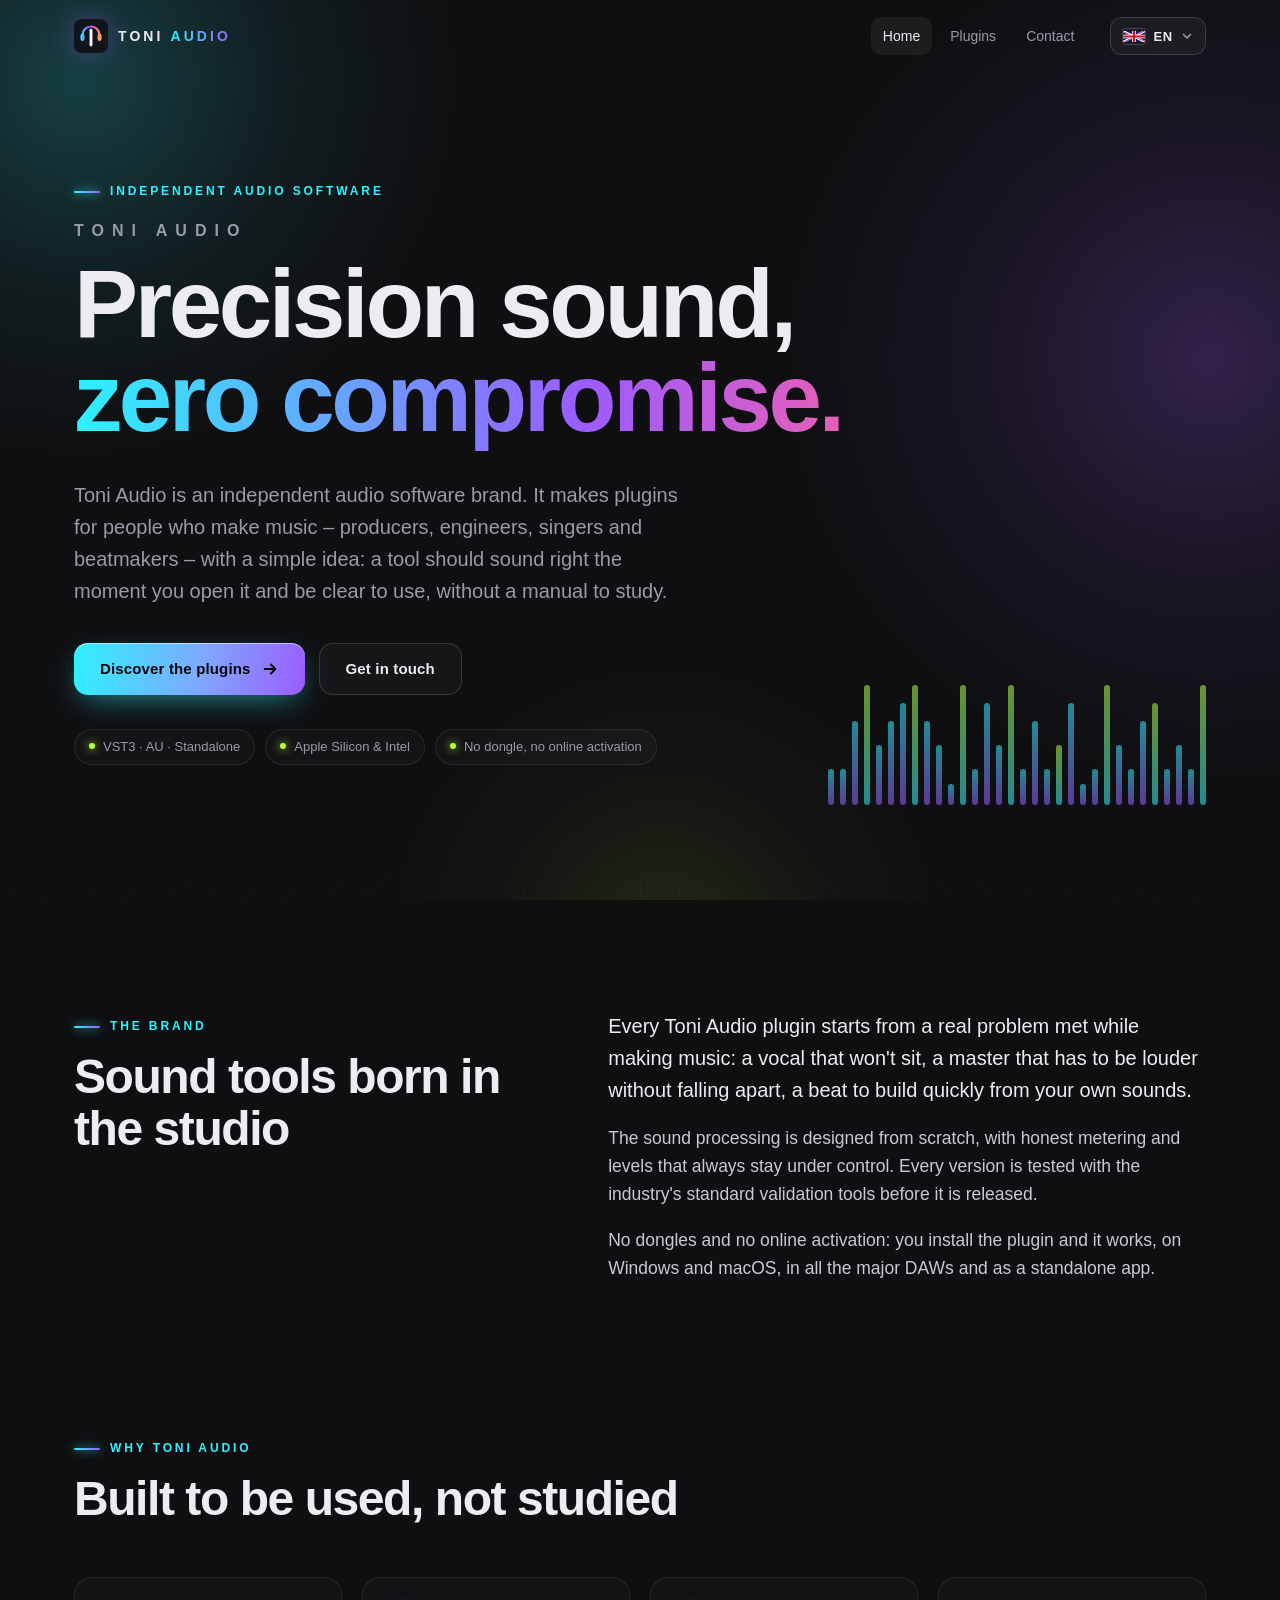
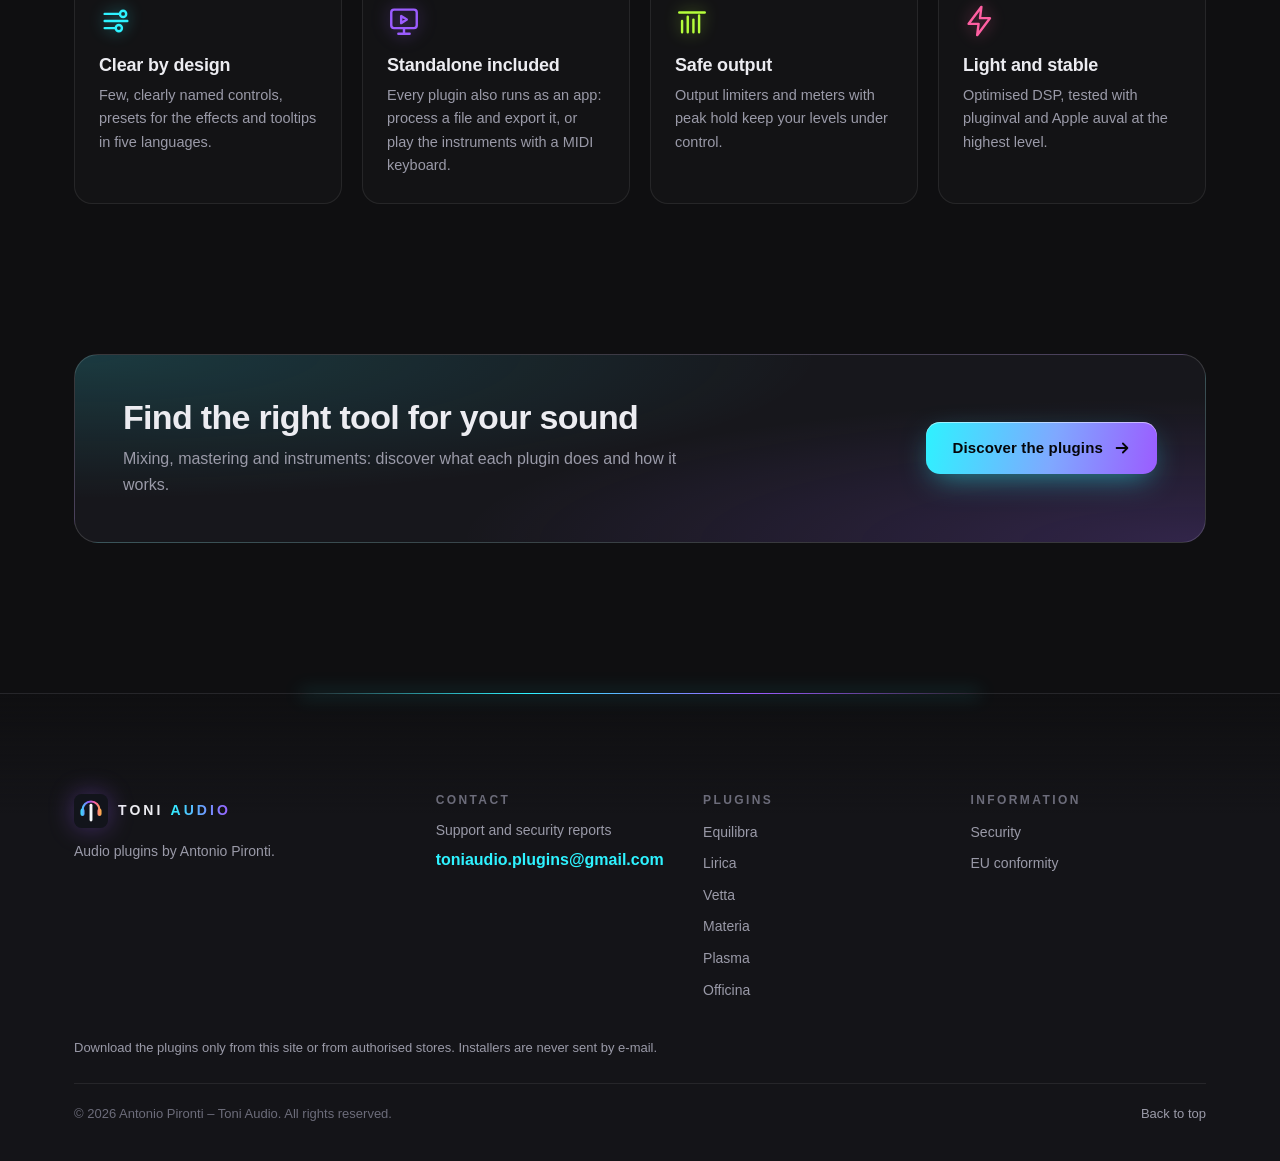
<file: index.html>
<!doctype html>
<html lang="en">
<head>
<meta charset="utf-8">
<meta name="viewport" content="width=device-width, initial-scale=1, minimum-scale=1, maximum-scale=1, user-scalable=no, viewport-fit=cover">
<title>Toni Audio · Independent audio software</title>
<meta name="description" content="Toni Audio is an independent brand of audio plugins for mixing, mastering and music production, for Windows and macOS.">
<meta name="theme-color" content="#0f0f11">
<meta name="color-scheme" content="dark">
<meta property="og:title" content="Toni Audio · Independent audio software">
<meta property="og:description" content="Toni Audio is an independent brand of audio plugins for mixing, mastering and music production, for Windows and macOS.">
<meta property="og:image" content="https://toniaudio.github.io/assets/img/vetta.webp">
<meta property="og:url" content="https://toniaudio.github.io/">
<link rel="icon" href="assets/img/logo.svg" type="image/svg+xml">
<link rel="apple-touch-icon" href="assets/img/apple-touch-icon.png">
<link rel="stylesheet" href="assets/css/site.css">
<script src="assets/js/i18n.js" defer></script>
<script src="assets/js/plugins.js" defer></script>
<script src="assets/js/details.js" defer></script>
<script src="assets/js/site.js" defer></script>
</head>
<body data-page="home">
<a class="skip" href="#main" data-i18n="nav.skip">Skip to content</a>

<!-- ============ Intestazione ============ -->
<header class="site-header">
  <div class="wrap header-row">
    <a class="brand" href="./" aria-label="Toni Audio">
      <img src="assets/img/logo.svg" alt="" width="34" height="34">
      <span>TONI <b>AUDIO</b></span>
    </a>
    <nav class="main-nav" aria-label="Menu">
      <a href="./" aria-current="page" data-i18n="nav.home">Home</a>
      <a href="plugins.html" data-i18n="nav.plugins">Plugins</a>
      <a href="#contact" data-i18n="nav.contact">Contact</a>
    </nav>
    <div class="lang">
      <button id="lang-btn" class="lang-btn" type="button" aria-haspopup="listbox" aria-expanded="false" data-i18n-aria="nav.language" aria-label="Language">
        <span class="flag"></span><span class="lang-code">EN</span>
        <svg class="chev" viewBox="0 0 12 12" aria-hidden="true"><path d="M2.5 4.5 6 8l3.5-3.5" fill="none" stroke="currentColor" stroke-width="1.6" stroke-linecap="round" stroke-linejoin="round"/></svg>
      </button>
      <ul id="lang-menu" class="lang-menu" role="listbox" hidden></ul>
    </div>
  </div>
  <nav class="mobile-nav" aria-label="Menu">
    <a href="./" aria-current="page" data-i18n="nav.home">Home</a>
    <a href="plugins.html" data-i18n="nav.plugins">Plugins</a>
    <a href="#contact" data-i18n="nav.contact">Contact</a>
  </nav>
</header>

<main id="main">
  <!-- ============ Hero: il marchio ============ -->
  <section class="hero">
    <div class="hero-bg" aria-hidden="true">
      <div class="orb orb-1"></div><div class="orb orb-2"></div><div class="orb orb-3"></div>
      <div class="grid-floor"></div>
    </div>
    <div class="wrap hero-inner">
      <p class="kicker" data-i18n="home.kicker">Independent audio software</p>
      <h1>
        <span class="brand-big">TONI AUDIO</span>
        <span class="line" data-i18n="hero.title1">Precision sound,</span>
        <span class="line grad" data-i18n="hero.title2">zero compromise.</span>
      </h1>
      <p class="hero-sub" data-i18n="home.sub">Toni Audio is an independent audio software brand.</p>
      <div class="hero-cta">
        <a class="btn btn-primary" href="plugins.html"><span data-i18n="home.cta">Discover the plugins</span><svg viewBox="0 0 20 20" aria-hidden="true"><path d="M4 10h12m0 0-5-5m5 5-5 5" fill="none" stroke="currentColor" stroke-width="2" stroke-linecap="round" stroke-linejoin="round"/></svg></a>
        <a class="btn btn-ghost" href="#contact" data-i18n="home.cta2">Get in touch</a>
      </div>
      <ul class="chips">
        <li data-i18n="hero.chip1">VST3 · AU · Standalone</li>
        <li data-i18n="hero.chip2">Apple Silicon &amp; Intel</li>
        <li data-i18n="hero.chip3">No dongle, no online activation</li>
      </ul>
      <div class="wave" aria-hidden="true"><span></span><span></span><span></span><span></span><span></span><span></span><span></span><span></span><span></span><span></span><span></span><span></span><span></span><span></span><span></span><span></span><span></span><span></span><span></span><span></span><span></span><span></span><span></span><span></span><span></span><span></span><span></span><span></span><span></span><span></span><span></span><span></span></div>
    </div>
  </section>

  <!-- ============ Il marchio ============ -->
  <section class="section">
    <div class="wrap about">
      <div class="section-head">
        <p class="kicker" data-i18n="about.kicker">The brand</p>
        <h2 data-i18n="about.title">Sound tools born in the studio</h2>
      </div>
      <div class="about-text">
        <p data-i18n="about.p1"></p>
        <p data-i18n="about.p2"></p>
        <p data-i18n="about.p3"></p>
      </div>
    </div>
  </section>

  <!-- ============ Punti di forza ============ -->
  <section class="section section-tight">
    <div class="wrap">
      <div class="section-head">
        <p class="kicker" data-i18n="why.kicker">Why Toni Audio</p>
        <h2 data-i18n="why.title">Built to be used, not studied</h2>
      </div>
      <div class="why-grid">
        <div class="why">
          <svg viewBox="0 0 24 24" aria-hidden="true"><path d="M4 7h10M4 12h16M4 17h7"/><circle cx="17" cy="7" r="2.2"/><circle cx="14" cy="17" r="2.2"/></svg>
          <h3 data-i18n="why.1.t">Clear by design</h3><p data-i18n="why.1.d"></p>
        </div>
        <div class="why">
          <svg viewBox="0 0 24 24" aria-hidden="true"><rect x="3" y="4" width="18" height="13" rx="2"/><path d="M8 21h8M12 17v4M10 8.5v5l4-2.5z"/></svg>
          <h3 data-i18n="why.2.t">Standalone included</h3><p data-i18n="why.2.d"></p>
        </div>
        <div class="why">
          <svg viewBox="0 0 24 24" aria-hidden="true"><path d="M3 6h18"/><path d="M5 20V12M9 20V9M13 20V11M17 20V8"/></svg>
          <h3 data-i18n="why.3.t">Safe output</h3><p data-i18n="why.3.d"></p>
        </div>
        <div class="why">
          <svg viewBox="0 0 24 24" aria-hidden="true"><path d="M13 2 4 14h7l-1 8 9-12h-7z"/></svg>
          <h3 data-i18n="why.4.t">Light and stable</h3><p data-i18n="why.4.d"></p>
        </div>
      </div>
    </div>
  </section>

  <!-- ============ Invito ai plugin ============ -->
  <section class="section section-tight">
    <div class="wrap">
      <div class="band">
        <div>
          <h2 data-i18n="band.title">Find the right tool for your sound</h2>
          <p data-i18n="band.sub"></p>
        </div>
        <a class="btn btn-primary" href="plugins.html"><span data-i18n="home.cta">Discover the plugins</span><svg viewBox="0 0 20 20" aria-hidden="true"><path d="M4 10h12m0 0-5-5m5 5-5 5" fill="none" stroke="currentColor" stroke-width="2" stroke-linecap="round" stroke-linejoin="round"/></svg></a>
      </div>
    </div>
  </section>
</main>

<!-- ============ Piè di pagina: contatti ============ -->
<footer class="site-footer">
  <div class="wrap">
    <div id="contact" class="foot-grid">
      <div class="foot-brand">
        <a class="brand" href="./" aria-label="Toni Audio"><img src="assets/img/logo.svg" alt="" width="30" height="30"><span>TONI <b>AUDIO</b></span></a>
        <p class="muted" data-i18n="foot.tagline">Audio plugins by Antonio Pironti.</p>
      </div>
      <div>
        <h4 data-i18n="nav.contact">Contact</h4>
        <p class="muted" data-i18n="foot.contact">Support and security reports</p>
        <a class="mail" href="mailto:toniaudio.plugins@gmail.com">toniaudio.plugins@gmail.com</a>
      </div>
      <div>
        <h4><a class="foot-h-link" href="plugins.html" data-i18n="nav.plugins">Plugins</a></h4>
        <ul class="foot-links">
          <li><a href="equilibra.html">Equilibra</a></li>
          <li><a href="lirica.html">Lirica</a></li>
          <li><a href="vetta.html">Vetta</a></li>
          <li><a href="materia.html">Materia</a></li>
          <li><a href="plasma.html">Plasma</a></li>
          <li><a href="officina.html">Officina</a></li>
        </ul>
      </div>
      <div>
        <h4 data-i18n="foot.links">Information</h4>
        <ul class="foot-links">
          <li><a href="security.html" data-i18n="foot.security">Security</a></li>
          <li><a href="conformity.html" data-i18n="foot.conformity">EU conformity</a></li>
        </ul>
      </div>
    </div>
    <p class="foot-note muted" data-i18n="foot.note">Download the plugins only from this site or from authorised stores. Installers are never sent by e-mail.</p>
    <div class="foot-bottom">
      <span>© <span id="year">2026</span> Antonio Pironti – Toni Audio. <span data-i18n="foot.rights">All rights reserved.</span></span>
      <a href="#main" class="to-top" data-i18n="foot.top">Back to top</a>
    </div>
  </div>
</footer>
</body>
</html>
</file>
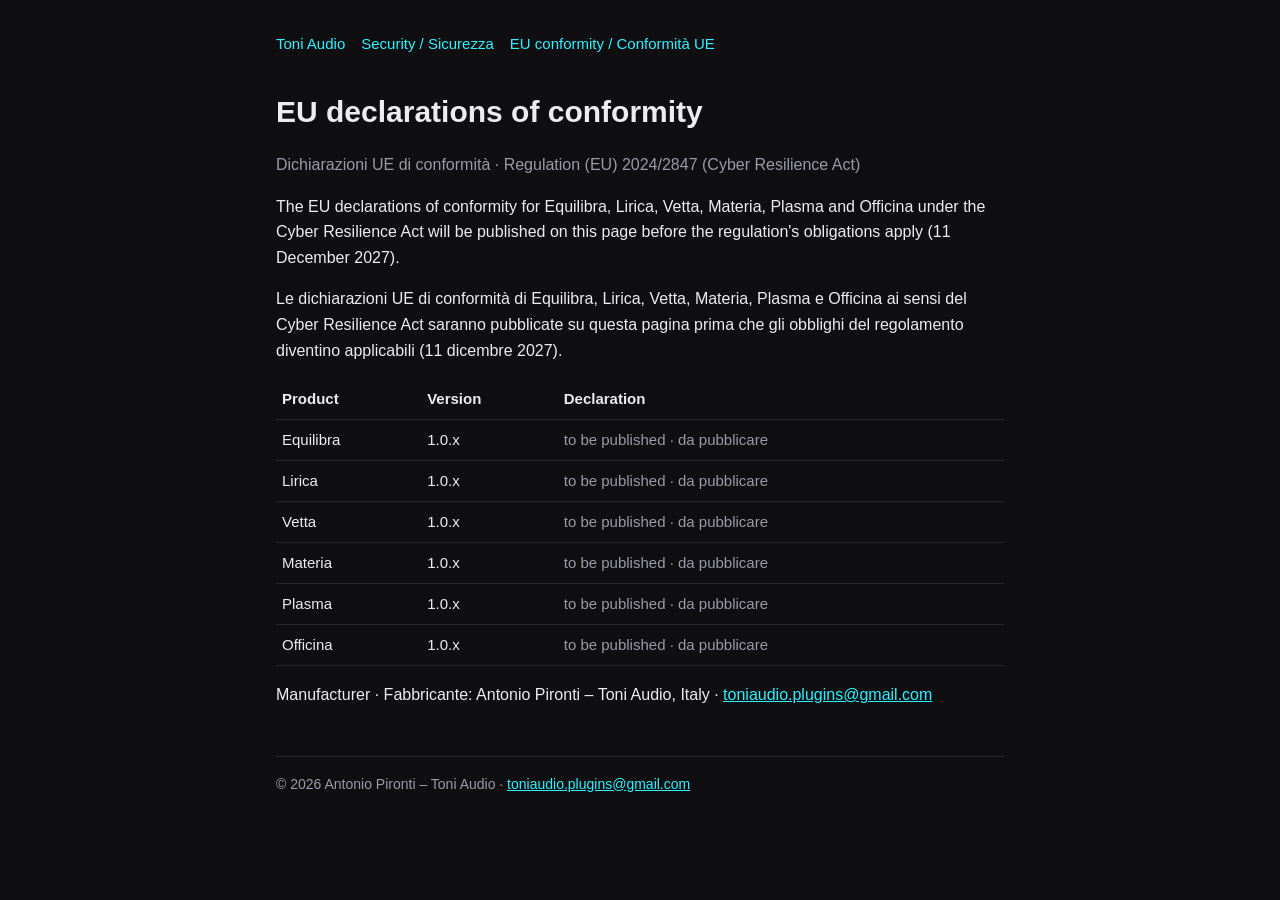
<file: conformity.html>
<!doctype html>
<html lang="en"><head><meta charset="utf-8"><meta name="viewport" content="width=device-width, initial-scale=1">
<title>EU conformity · Toni Audio</title><link rel="stylesheet" href="style.css"></head>
<body><main>
<nav><a href="./">Toni Audio</a><a href="security.html">Security / Sicurezza</a><a href="conformity.html">EU conformity / Conformità UE</a></nav>
<h1>EU declarations of conformity</h1>
<p class="muted">Dichiarazioni UE di conformità · Regulation (EU) 2024/2847 (Cyber Resilience Act)</p>
<p>The EU declarations of conformity for Equilibra, Lirica, Vetta, Materia, Plasma and Officina under the Cyber Resilience Act will be
published on this page before the regulation's obligations apply (11 December 2027).</p>
<p>Le dichiarazioni UE di conformità di Equilibra, Lirica, Vetta, Materia, Plasma e Officina ai sensi del Cyber Resilience Act saranno
pubblicate su questa pagina prima che gli obblighi del regolamento diventino applicabili (11 dicembre 2027).</p>
<table><tr><th>Product</th><th>Version</th><th>Declaration</th></tr>
<tr><td>Equilibra</td><td>1.0.x</td><td class="muted">to be published · da pubblicare</td></tr>
<tr><td>Lirica</td><td>1.0.x</td><td class="muted">to be published · da pubblicare</td></tr>
<tr><td>Vetta</td><td>1.0.x</td><td class="muted">to be published · da pubblicare</td></tr>
<tr><td>Materia</td><td>1.0.x</td><td class="muted">to be published · da pubblicare</td></tr>
<tr><td>Plasma</td><td>1.0.x</td><td class="muted">to be published · da pubblicare</td></tr>
<tr><td>Officina</td><td>1.0.x</td><td class="muted">to be published · da pubblicare</td></tr></table>
<p>Manufacturer · Fabbricante: Antonio Pironti – Toni Audio, Italy ·
<a href="mailto:toniaudio.plugins@gmail.com">toniaudio.plugins@gmail.com</a></p>
<footer>© 2026 Antonio Pironti – Toni Audio · <a href="mailto:toniaudio.plugins@gmail.com">toniaudio.plugins@gmail.com</a></footer>
</main></body></html>
</file>
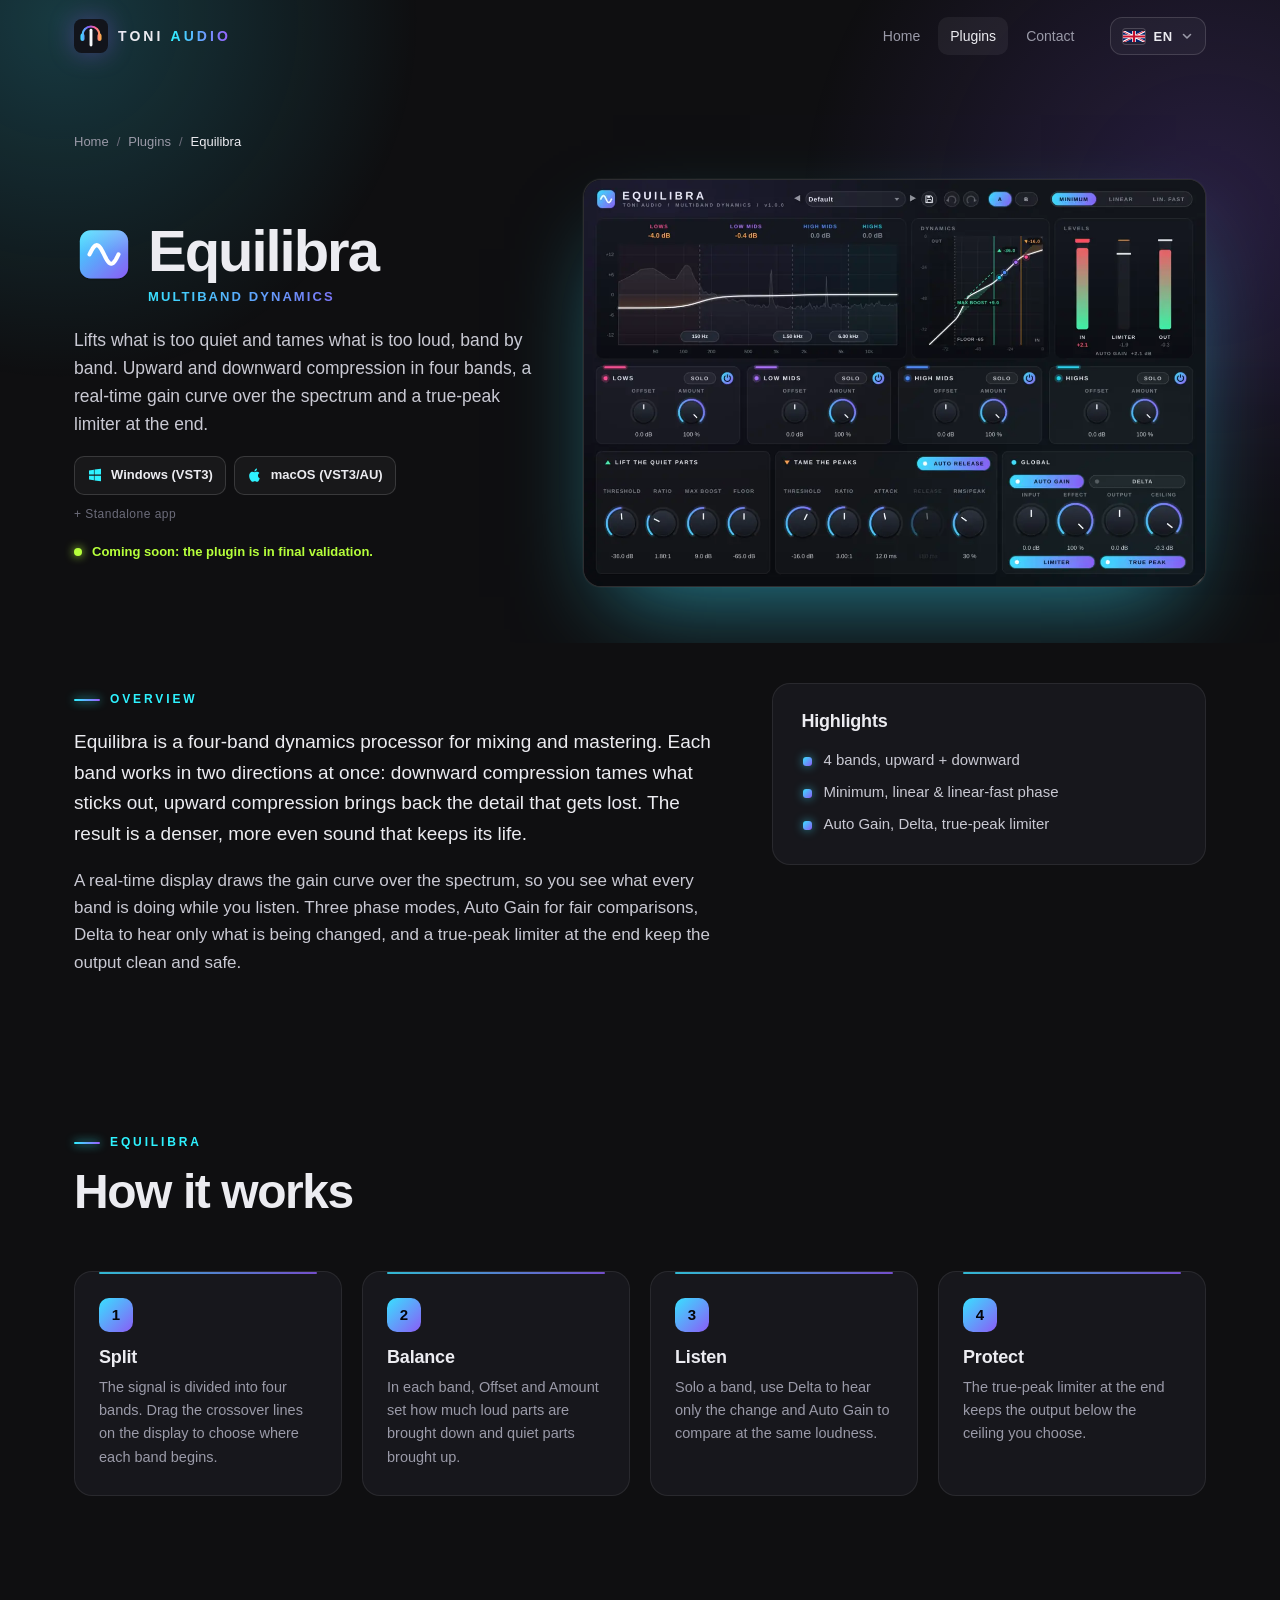
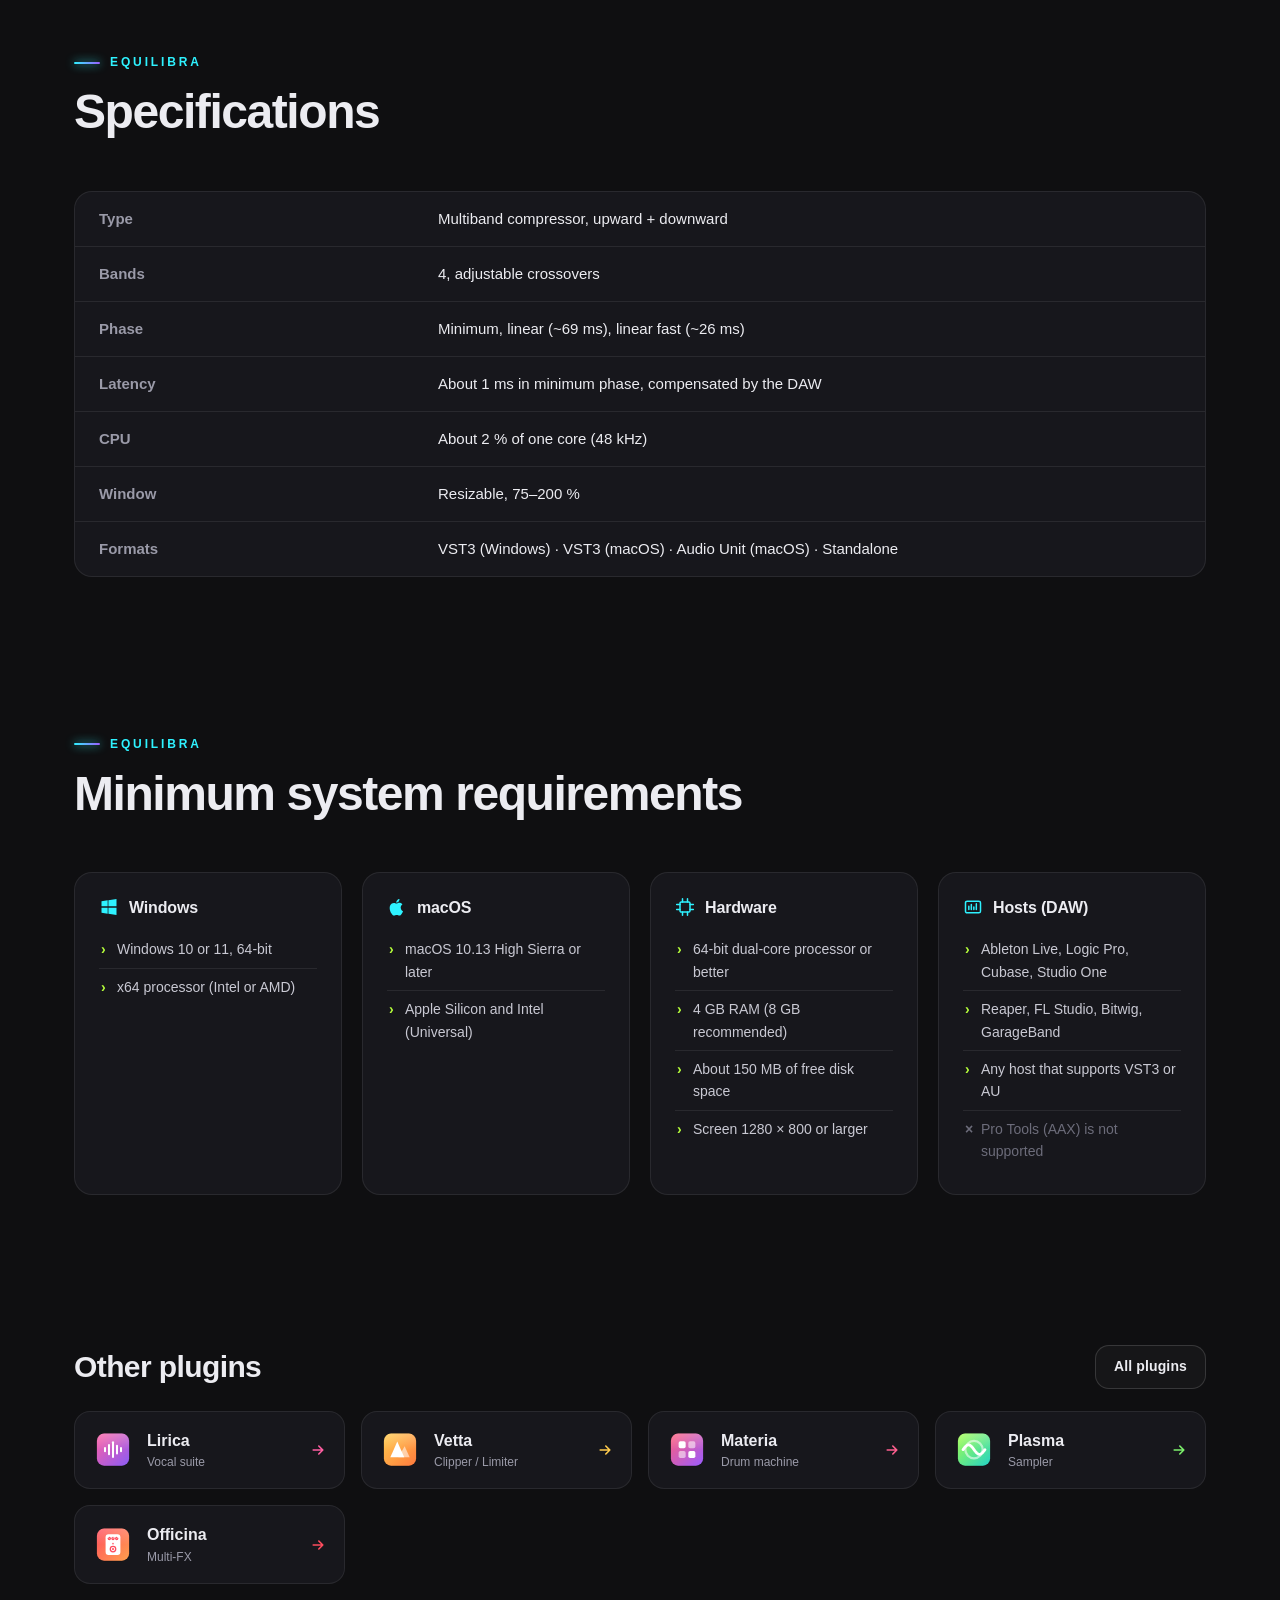
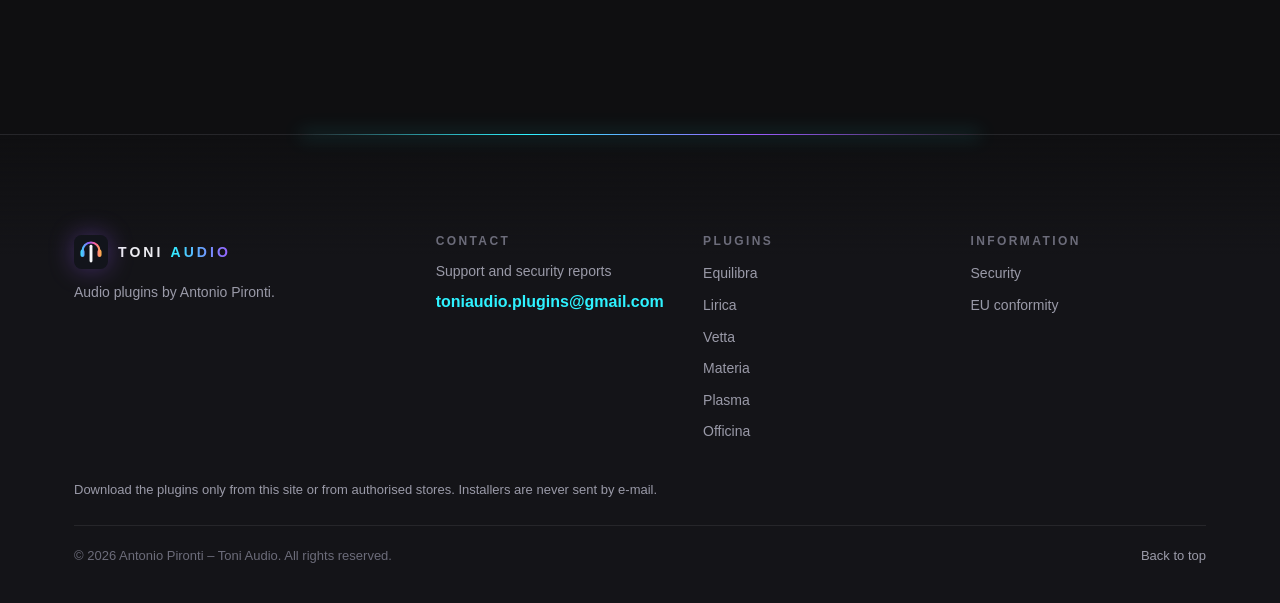
<file: equilibra.html>
<!doctype html>
<html lang="en">
<head>
<meta charset="utf-8">
<meta name="viewport" content="width=device-width, initial-scale=1, minimum-scale=1, maximum-scale=1, user-scalable=no, viewport-fit=cover">
<title>Equilibra · Toni Audio</title>
<meta name="description" content="Equilibra by Toni Audio: VST3, AU and Standalone for Windows and macOS.">
<meta name="theme-color" content="#0f0f11">
<meta name="color-scheme" content="dark">
<meta property="og:title" content="Equilibra · Toni Audio">
<meta property="og:description" content="Equilibra by Toni Audio: VST3, AU and Standalone for Windows and macOS.">
<meta property="og:image" content="https://toniaudio.github.io/assets/img/equilibra.webp">
<meta property="og:url" content="https://toniaudio.github.io/equilibra.html">
<link rel="icon" href="assets/img/logo.svg" type="image/svg+xml">
<link rel="apple-touch-icon" href="assets/img/apple-touch-icon.png">
<link rel="stylesheet" href="assets/css/site.css">
<script src="assets/js/i18n.js" defer></script>
<script src="assets/js/plugins.js" defer></script>
<script src="assets/js/details.js" defer></script>
<script src="assets/js/site.js" defer></script>
</head>
<body data-page="detail" data-plugin="equilibra">
<a class="skip" href="#main" data-i18n="nav.skip">Skip to content</a>

<!-- ============ Intestazione ============ -->
<header class="site-header">
  <div class="wrap header-row">
    <a class="brand" href="./" aria-label="Toni Audio">
      <img src="assets/img/logo.svg" alt="" width="34" height="34">
      <span>TONI <b>AUDIO</b></span>
    </a>
    <nav class="main-nav" aria-label="Menu">
      <a href="./" data-i18n="nav.home">Home</a>
      <a href="plugins.html" aria-current="page" data-i18n="nav.plugins">Plugins</a>
      <a href="#contact" data-i18n="nav.contact">Contact</a>
    </nav>
    <div class="lang">
      <button id="lang-btn" class="lang-btn" type="button" aria-haspopup="listbox" aria-expanded="false" data-i18n-aria="nav.language" aria-label="Language">
        <span class="flag"></span><span class="lang-code">EN</span>
        <svg class="chev" viewBox="0 0 12 12" aria-hidden="true"><path d="M2.5 4.5 6 8l3.5-3.5" fill="none" stroke="currentColor" stroke-width="1.6" stroke-linecap="round" stroke-linejoin="round"/></svg>
      </button>
      <ul id="lang-menu" class="lang-menu" role="listbox" hidden></ul>
    </div>
  </div>
  <nav class="mobile-nav" aria-label="Menu">
    <a href="./" data-i18n="nav.home">Home</a>
    <a href="plugins.html" aria-current="page" data-i18n="nav.plugins">Plugins</a>
    <a href="#contact" data-i18n="nav.contact">Contact</a>
  </nav>
</header>

<main id="main">
  <!-- la pagina si crea da assets/js/plugins.js e details.js -->
  <div id="detail" class="detail"></div>
  <noscript><div class="wrap noscript-detail"><h1>Equilibra</h1><p><a href="plugins.html">Plugins</a></p></div></noscript>
</main>

<!-- ============ Piè di pagina: contatti ============ -->
<footer class="site-footer">
  <div class="wrap">
    <div id="contact" class="foot-grid">
      <div class="foot-brand">
        <a class="brand" href="./" aria-label="Toni Audio"><img src="assets/img/logo.svg" alt="" width="30" height="30"><span>TONI <b>AUDIO</b></span></a>
        <p class="muted" data-i18n="foot.tagline">Audio plugins by Antonio Pironti.</p>
      </div>
      <div>
        <h4 data-i18n="nav.contact">Contact</h4>
        <p class="muted" data-i18n="foot.contact">Support and security reports</p>
        <a class="mail" href="mailto:toniaudio.plugins@gmail.com">toniaudio.plugins@gmail.com</a>
      </div>
      <div>
        <h4><a class="foot-h-link" href="plugins.html" data-i18n="nav.plugins">Plugins</a></h4>
        <ul class="foot-links">
          <li><a href="equilibra.html">Equilibra</a></li>
          <li><a href="lirica.html">Lirica</a></li>
          <li><a href="vetta.html">Vetta</a></li>
          <li><a href="materia.html">Materia</a></li>
          <li><a href="plasma.html">Plasma</a></li>
          <li><a href="officina.html">Officina</a></li>
        </ul>
      </div>
      <div>
        <h4 data-i18n="foot.links">Information</h4>
        <ul class="foot-links">
          <li><a href="security.html" data-i18n="foot.security">Security</a></li>
          <li><a href="conformity.html" data-i18n="foot.conformity">EU conformity</a></li>
        </ul>
      </div>
    </div>
    <p class="foot-note muted" data-i18n="foot.note">Download the plugins only from this site or from authorised stores. Installers are never sent by e-mail.</p>
    <div class="foot-bottom">
      <span>© <span id="year">2026</span> Antonio Pironti – Toni Audio. <span data-i18n="foot.rights">All rights reserved.</span></span>
      <a href="#main" class="to-top" data-i18n="foot.top">Back to top</a>
    </div>
  </div>
</footer>
</body>
</html>
</file>
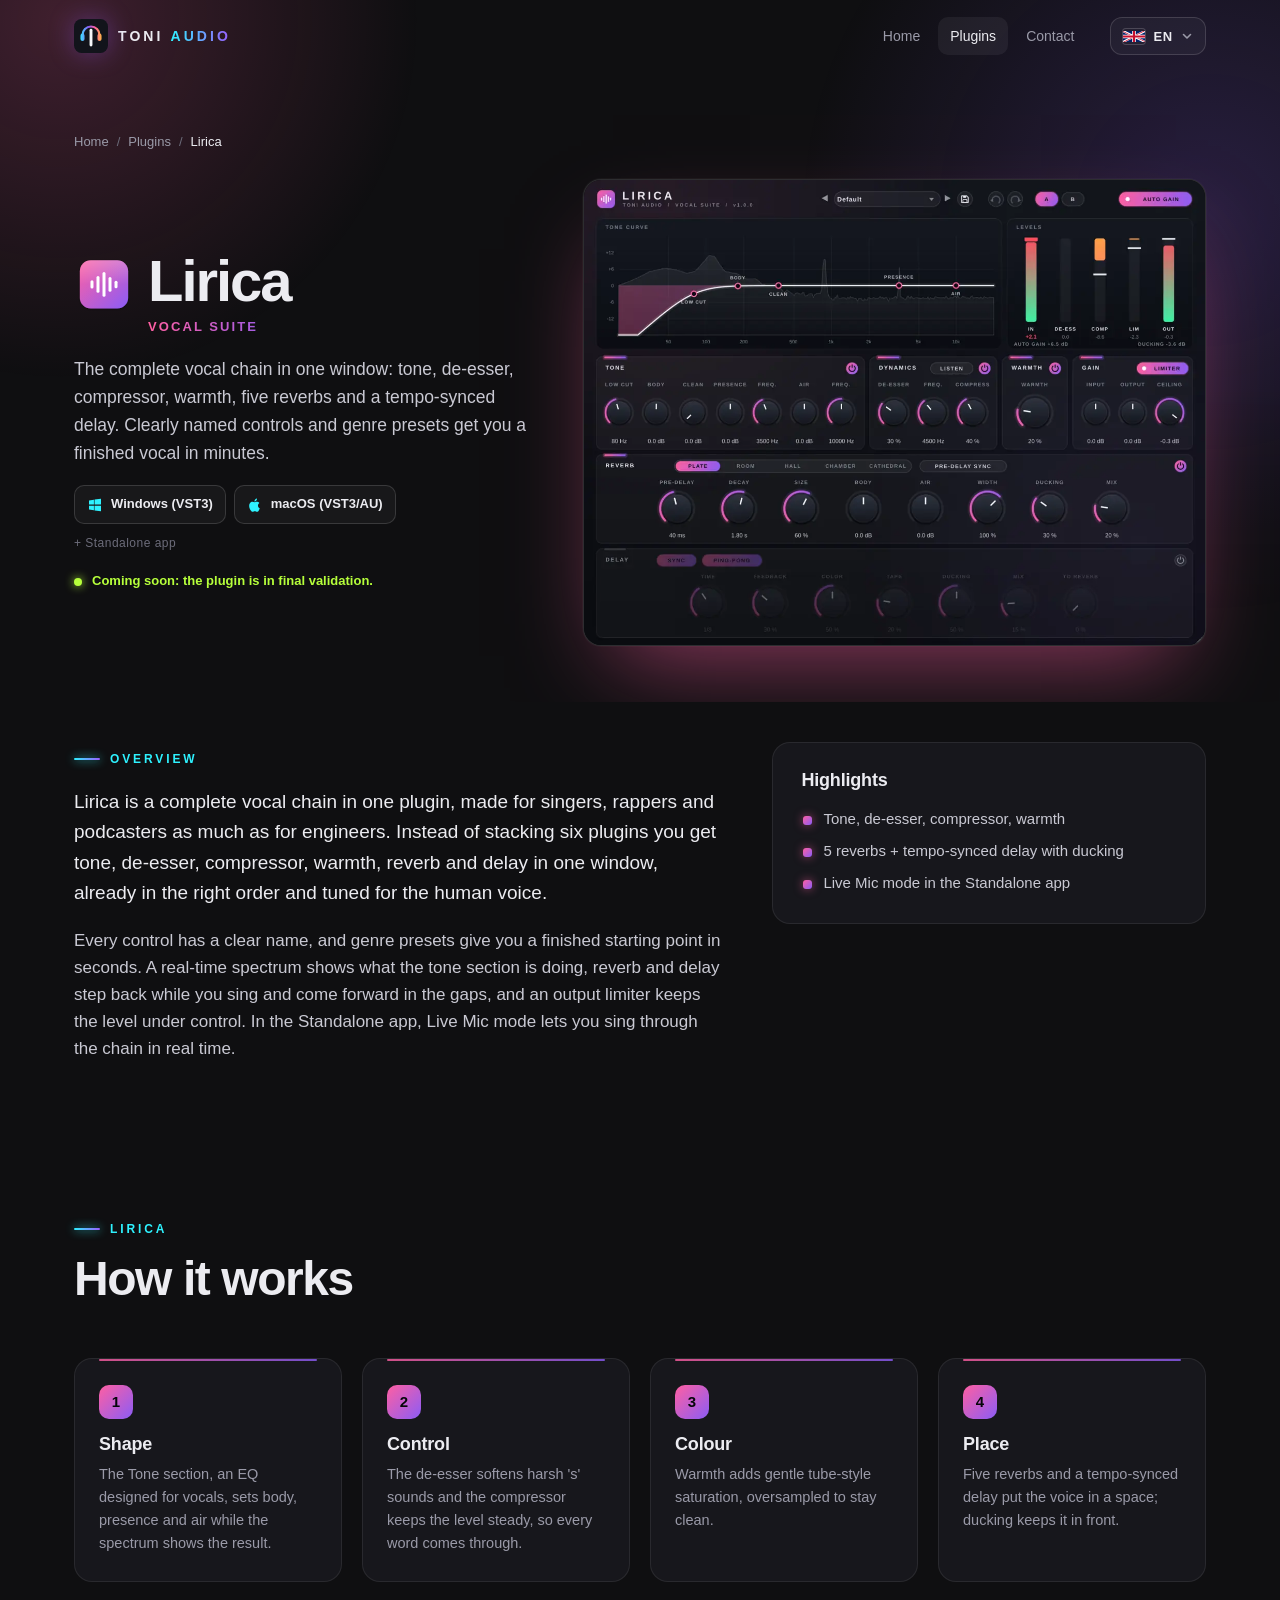
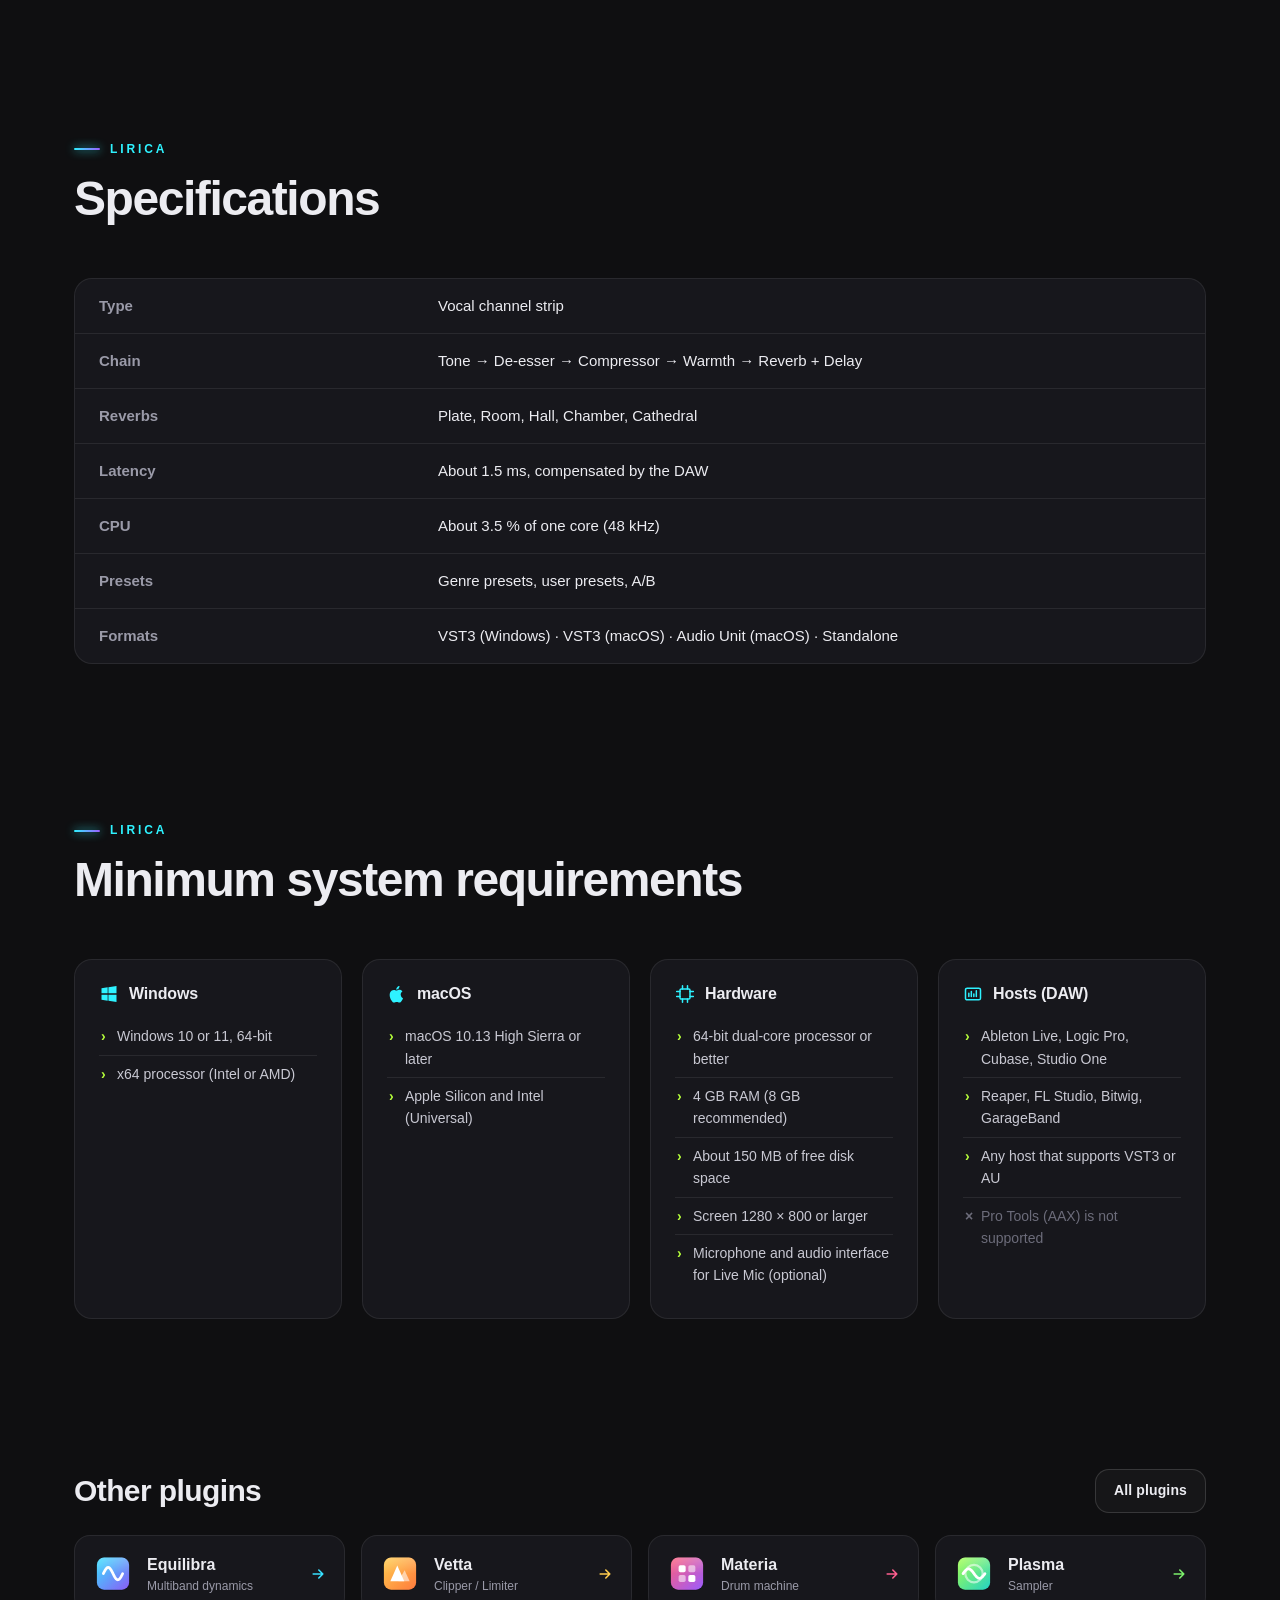
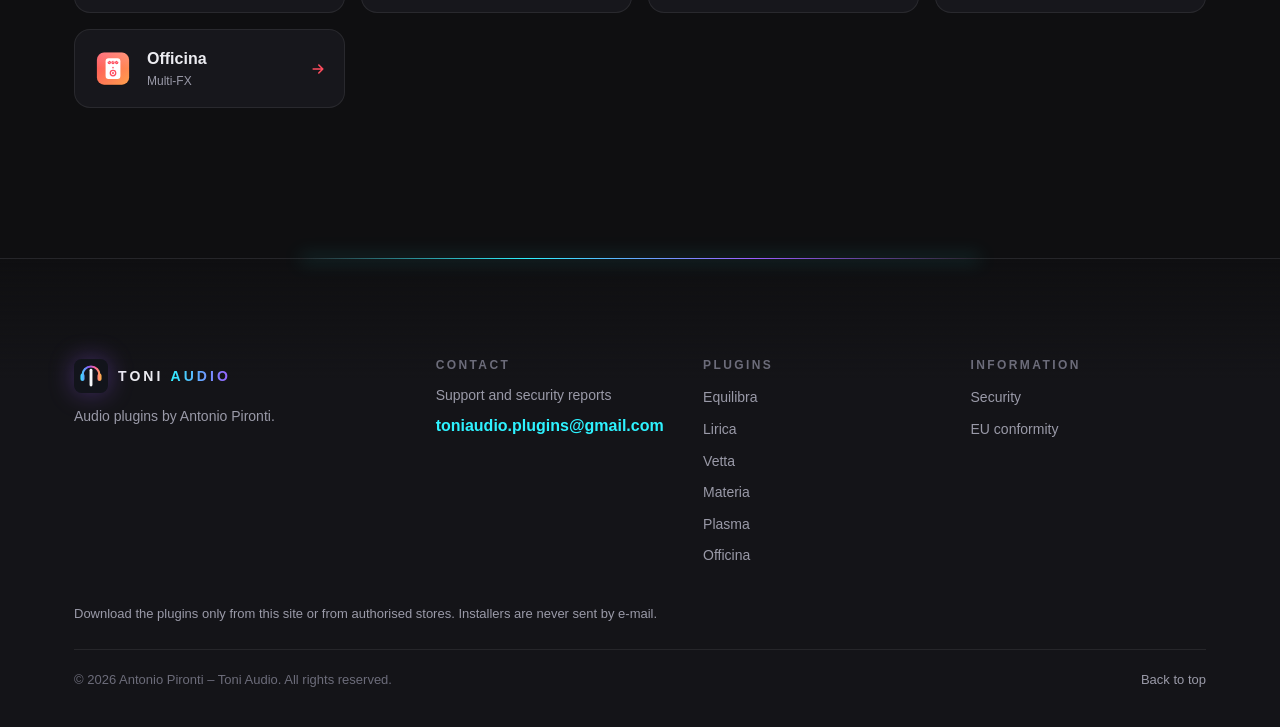
<file: lirica.html>
<!doctype html>
<html lang="en">
<head>
<meta charset="utf-8">
<meta name="viewport" content="width=device-width, initial-scale=1, minimum-scale=1, maximum-scale=1, user-scalable=no, viewport-fit=cover">
<title>Lirica · Toni Audio</title>
<meta name="description" content="Lirica by Toni Audio: VST3, AU and Standalone for Windows and macOS.">
<meta name="theme-color" content="#0f0f11">
<meta name="color-scheme" content="dark">
<meta property="og:title" content="Lirica · Toni Audio">
<meta property="og:description" content="Lirica by Toni Audio: VST3, AU and Standalone for Windows and macOS.">
<meta property="og:image" content="https://toniaudio.github.io/assets/img/lirica.webp">
<meta property="og:url" content="https://toniaudio.github.io/lirica.html">
<link rel="icon" href="assets/img/logo.svg" type="image/svg+xml">
<link rel="apple-touch-icon" href="assets/img/apple-touch-icon.png">
<link rel="stylesheet" href="assets/css/site.css">
<script src="assets/js/i18n.js" defer></script>
<script src="assets/js/plugins.js" defer></script>
<script src="assets/js/details.js" defer></script>
<script src="assets/js/site.js" defer></script>
</head>
<body data-page="detail" data-plugin="lirica">
<a class="skip" href="#main" data-i18n="nav.skip">Skip to content</a>

<!-- ============ Intestazione ============ -->
<header class="site-header">
  <div class="wrap header-row">
    <a class="brand" href="./" aria-label="Toni Audio">
      <img src="assets/img/logo.svg" alt="" width="34" height="34">
      <span>TONI <b>AUDIO</b></span>
    </a>
    <nav class="main-nav" aria-label="Menu">
      <a href="./" data-i18n="nav.home">Home</a>
      <a href="plugins.html" aria-current="page" data-i18n="nav.plugins">Plugins</a>
      <a href="#contact" data-i18n="nav.contact">Contact</a>
    </nav>
    <div class="lang">
      <button id="lang-btn" class="lang-btn" type="button" aria-haspopup="listbox" aria-expanded="false" data-i18n-aria="nav.language" aria-label="Language">
        <span class="flag"></span><span class="lang-code">EN</span>
        <svg class="chev" viewBox="0 0 12 12" aria-hidden="true"><path d="M2.5 4.5 6 8l3.5-3.5" fill="none" stroke="currentColor" stroke-width="1.6" stroke-linecap="round" stroke-linejoin="round"/></svg>
      </button>
      <ul id="lang-menu" class="lang-menu" role="listbox" hidden></ul>
    </div>
  </div>
  <nav class="mobile-nav" aria-label="Menu">
    <a href="./" data-i18n="nav.home">Home</a>
    <a href="plugins.html" aria-current="page" data-i18n="nav.plugins">Plugins</a>
    <a href="#contact" data-i18n="nav.contact">Contact</a>
  </nav>
</header>

<main id="main">
  <!-- la pagina si crea da assets/js/plugins.js e details.js -->
  <div id="detail" class="detail"></div>
  <noscript><div class="wrap noscript-detail"><h1>Lirica</h1><p><a href="plugins.html">Plugins</a></p></div></noscript>
</main>

<!-- ============ Piè di pagina: contatti ============ -->
<footer class="site-footer">
  <div class="wrap">
    <div id="contact" class="foot-grid">
      <div class="foot-brand">
        <a class="brand" href="./" aria-label="Toni Audio"><img src="assets/img/logo.svg" alt="" width="30" height="30"><span>TONI <b>AUDIO</b></span></a>
        <p class="muted" data-i18n="foot.tagline">Audio plugins by Antonio Pironti.</p>
      </div>
      <div>
        <h4 data-i18n="nav.contact">Contact</h4>
        <p class="muted" data-i18n="foot.contact">Support and security reports</p>
        <a class="mail" href="mailto:toniaudio.plugins@gmail.com">toniaudio.plugins@gmail.com</a>
      </div>
      <div>
        <h4><a class="foot-h-link" href="plugins.html" data-i18n="nav.plugins">Plugins</a></h4>
        <ul class="foot-links">
          <li><a href="equilibra.html">Equilibra</a></li>
          <li><a href="lirica.html">Lirica</a></li>
          <li><a href="vetta.html">Vetta</a></li>
          <li><a href="materia.html">Materia</a></li>
          <li><a href="plasma.html">Plasma</a></li>
          <li><a href="officina.html">Officina</a></li>
        </ul>
      </div>
      <div>
        <h4 data-i18n="foot.links">Information</h4>
        <ul class="foot-links">
          <li><a href="security.html" data-i18n="foot.security">Security</a></li>
          <li><a href="conformity.html" data-i18n="foot.conformity">EU conformity</a></li>
        </ul>
      </div>
    </div>
    <p class="foot-note muted" data-i18n="foot.note">Download the plugins only from this site or from authorised stores. Installers are never sent by e-mail.</p>
    <div class="foot-bottom">
      <span>© <span id="year">2026</span> Antonio Pironti – Toni Audio. <span data-i18n="foot.rights">All rights reserved.</span></span>
      <a href="#main" class="to-top" data-i18n="foot.top">Back to top</a>
    </div>
  </div>
</footer>
</body>
</html>
</file>
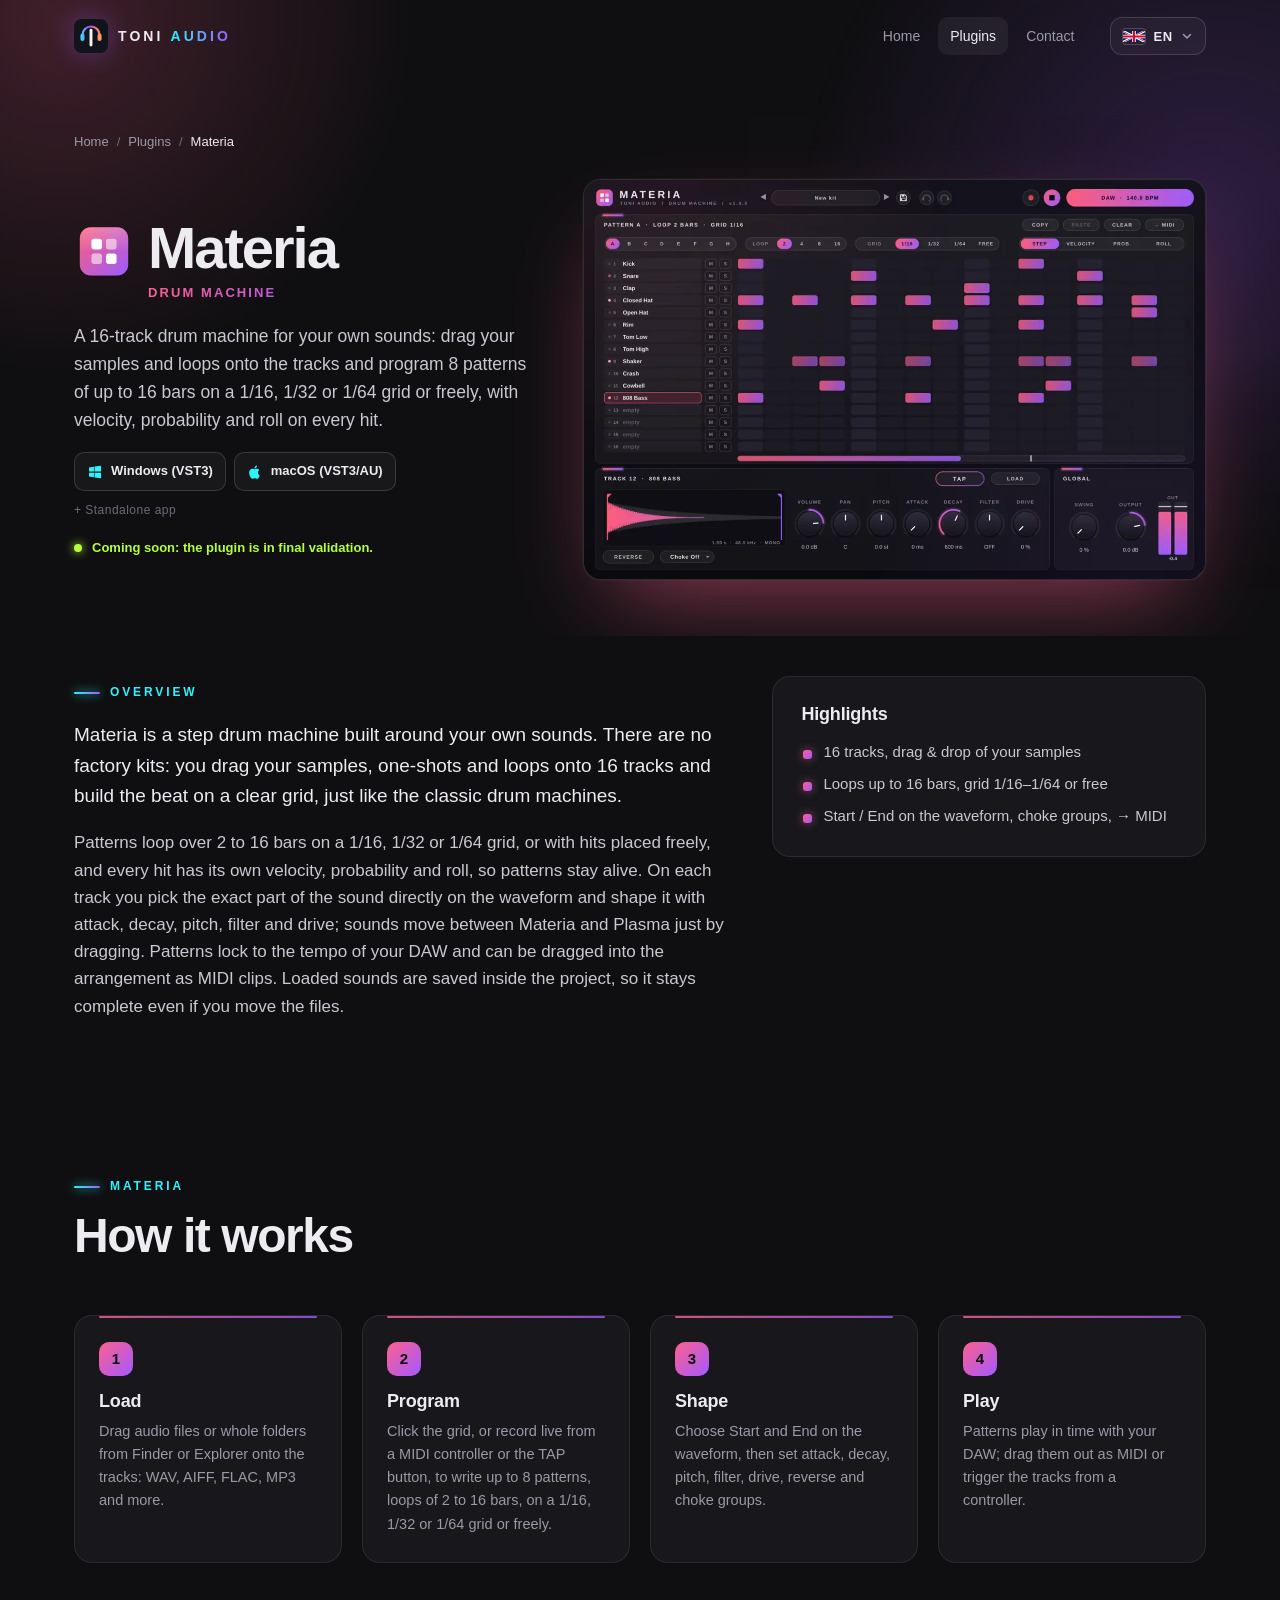
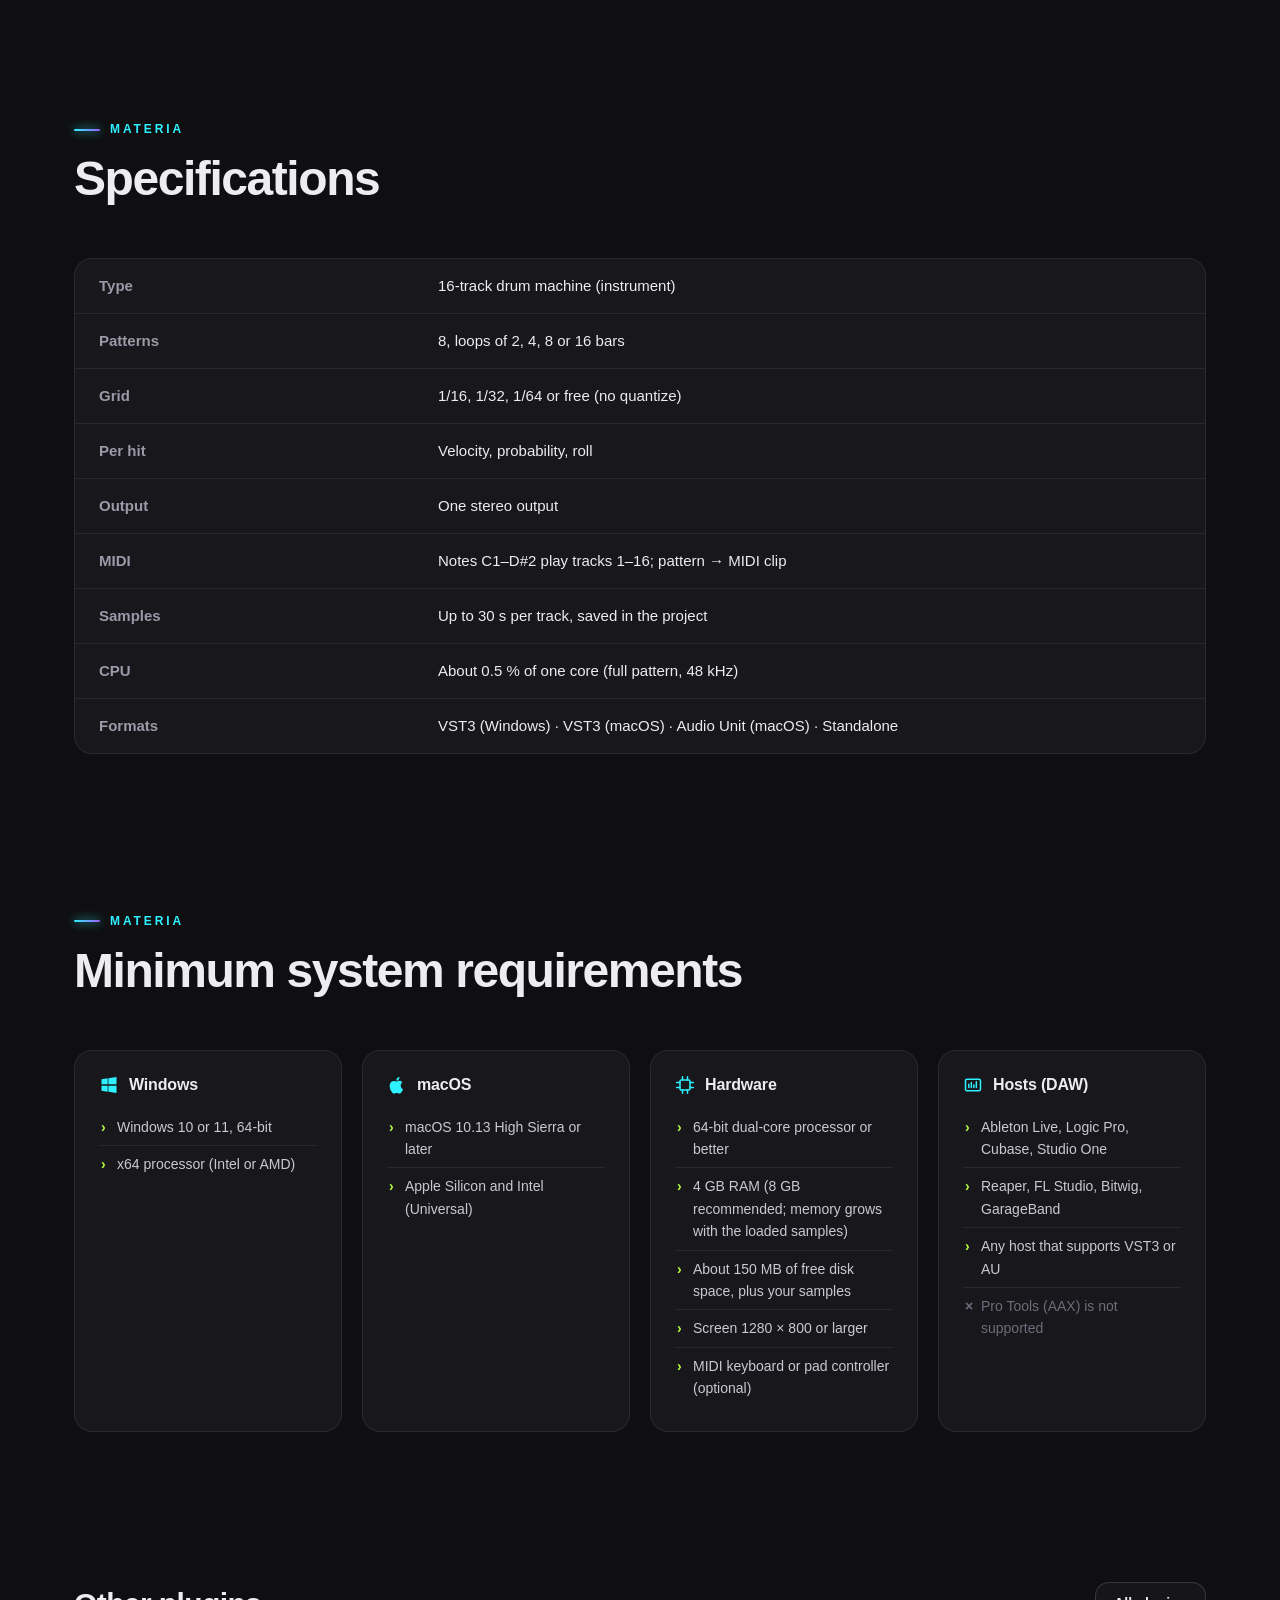
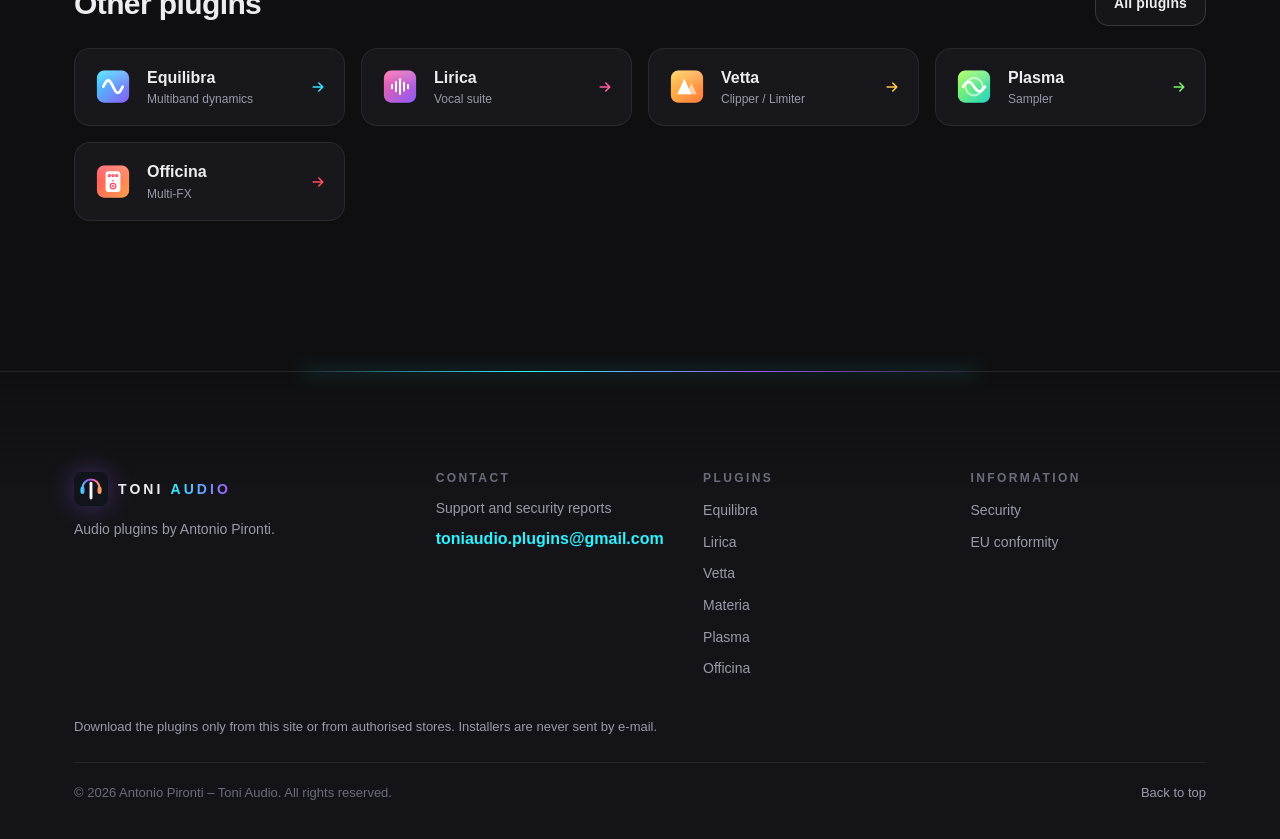
<file: materia.html>
<!doctype html>
<html lang="en">
<head>
<meta charset="utf-8">
<meta name="viewport" content="width=device-width, initial-scale=1, minimum-scale=1, maximum-scale=1, user-scalable=no, viewport-fit=cover">
<title>Materia · Toni Audio</title>
<meta name="description" content="Materia by Toni Audio: VST3, AU and Standalone for Windows and macOS.">
<meta name="theme-color" content="#0f0f11">
<meta name="color-scheme" content="dark">
<meta property="og:title" content="Materia · Toni Audio">
<meta property="og:description" content="Materia by Toni Audio: VST3, AU and Standalone for Windows and macOS.">
<meta property="og:image" content="https://toniaudio.github.io/assets/img/materia.webp">
<meta property="og:url" content="https://toniaudio.github.io/materia.html">
<link rel="icon" href="assets/img/logo.svg" type="image/svg+xml">
<link rel="apple-touch-icon" href="assets/img/apple-touch-icon.png">
<link rel="stylesheet" href="assets/css/site.css">
<script src="assets/js/i18n.js" defer></script>
<script src="assets/js/plugins.js" defer></script>
<script src="assets/js/details.js" defer></script>
<script src="assets/js/site.js" defer></script>
</head>
<body data-page="detail" data-plugin="materia">
<a class="skip" href="#main" data-i18n="nav.skip">Skip to content</a>

<!-- ============ Intestazione ============ -->
<header class="site-header">
  <div class="wrap header-row">
    <a class="brand" href="./" aria-label="Toni Audio">
      <img src="assets/img/logo.svg" alt="" width="34" height="34">
      <span>TONI <b>AUDIO</b></span>
    </a>
    <nav class="main-nav" aria-label="Menu">
      <a href="./" data-i18n="nav.home">Home</a>
      <a href="plugins.html" aria-current="page" data-i18n="nav.plugins">Plugins</a>
      <a href="#contact" data-i18n="nav.contact">Contact</a>
    </nav>
    <div class="lang">
      <button id="lang-btn" class="lang-btn" type="button" aria-haspopup="listbox" aria-expanded="false" data-i18n-aria="nav.language" aria-label="Language">
        <span class="flag"></span><span class="lang-code">EN</span>
        <svg class="chev" viewBox="0 0 12 12" aria-hidden="true"><path d="M2.5 4.5 6 8l3.5-3.5" fill="none" stroke="currentColor" stroke-width="1.6" stroke-linecap="round" stroke-linejoin="round"/></svg>
      </button>
      <ul id="lang-menu" class="lang-menu" role="listbox" hidden></ul>
    </div>
  </div>
  <nav class="mobile-nav" aria-label="Menu">
    <a href="./" data-i18n="nav.home">Home</a>
    <a href="plugins.html" aria-current="page" data-i18n="nav.plugins">Plugins</a>
    <a href="#contact" data-i18n="nav.contact">Contact</a>
  </nav>
</header>

<main id="main">
  <!-- la pagina si crea da assets/js/plugins.js e details.js -->
  <div id="detail" class="detail"></div>
  <noscript><div class="wrap noscript-detail"><h1>Materia</h1><p><a href="plugins.html">Plugins</a></p></div></noscript>
</main>

<!-- ============ Piè di pagina: contatti ============ -->
<footer class="site-footer">
  <div class="wrap">
    <div id="contact" class="foot-grid">
      <div class="foot-brand">
        <a class="brand" href="./" aria-label="Toni Audio"><img src="assets/img/logo.svg" alt="" width="30" height="30"><span>TONI <b>AUDIO</b></span></a>
        <p class="muted" data-i18n="foot.tagline">Audio plugins by Antonio Pironti.</p>
      </div>
      <div>
        <h4 data-i18n="nav.contact">Contact</h4>
        <p class="muted" data-i18n="foot.contact">Support and security reports</p>
        <a class="mail" href="mailto:toniaudio.plugins@gmail.com">toniaudio.plugins@gmail.com</a>
      </div>
      <div>
        <h4><a class="foot-h-link" href="plugins.html" data-i18n="nav.plugins">Plugins</a></h4>
        <ul class="foot-links">
          <li><a href="equilibra.html">Equilibra</a></li>
          <li><a href="lirica.html">Lirica</a></li>
          <li><a href="vetta.html">Vetta</a></li>
          <li><a href="materia.html">Materia</a></li>
          <li><a href="plasma.html">Plasma</a></li>
          <li><a href="officina.html">Officina</a></li>
        </ul>
      </div>
      <div>
        <h4 data-i18n="foot.links">Information</h4>
        <ul class="foot-links">
          <li><a href="security.html" data-i18n="foot.security">Security</a></li>
          <li><a href="conformity.html" data-i18n="foot.conformity">EU conformity</a></li>
        </ul>
      </div>
    </div>
    <p class="foot-note muted" data-i18n="foot.note">Download the plugins only from this site or from authorised stores. Installers are never sent by e-mail.</p>
    <div class="foot-bottom">
      <span>© <span id="year">2026</span> Antonio Pironti – Toni Audio. <span data-i18n="foot.rights">All rights reserved.</span></span>
      <a href="#main" class="to-top" data-i18n="foot.top">Back to top</a>
    </div>
  </div>
</footer>
</body>
</html>
</file>
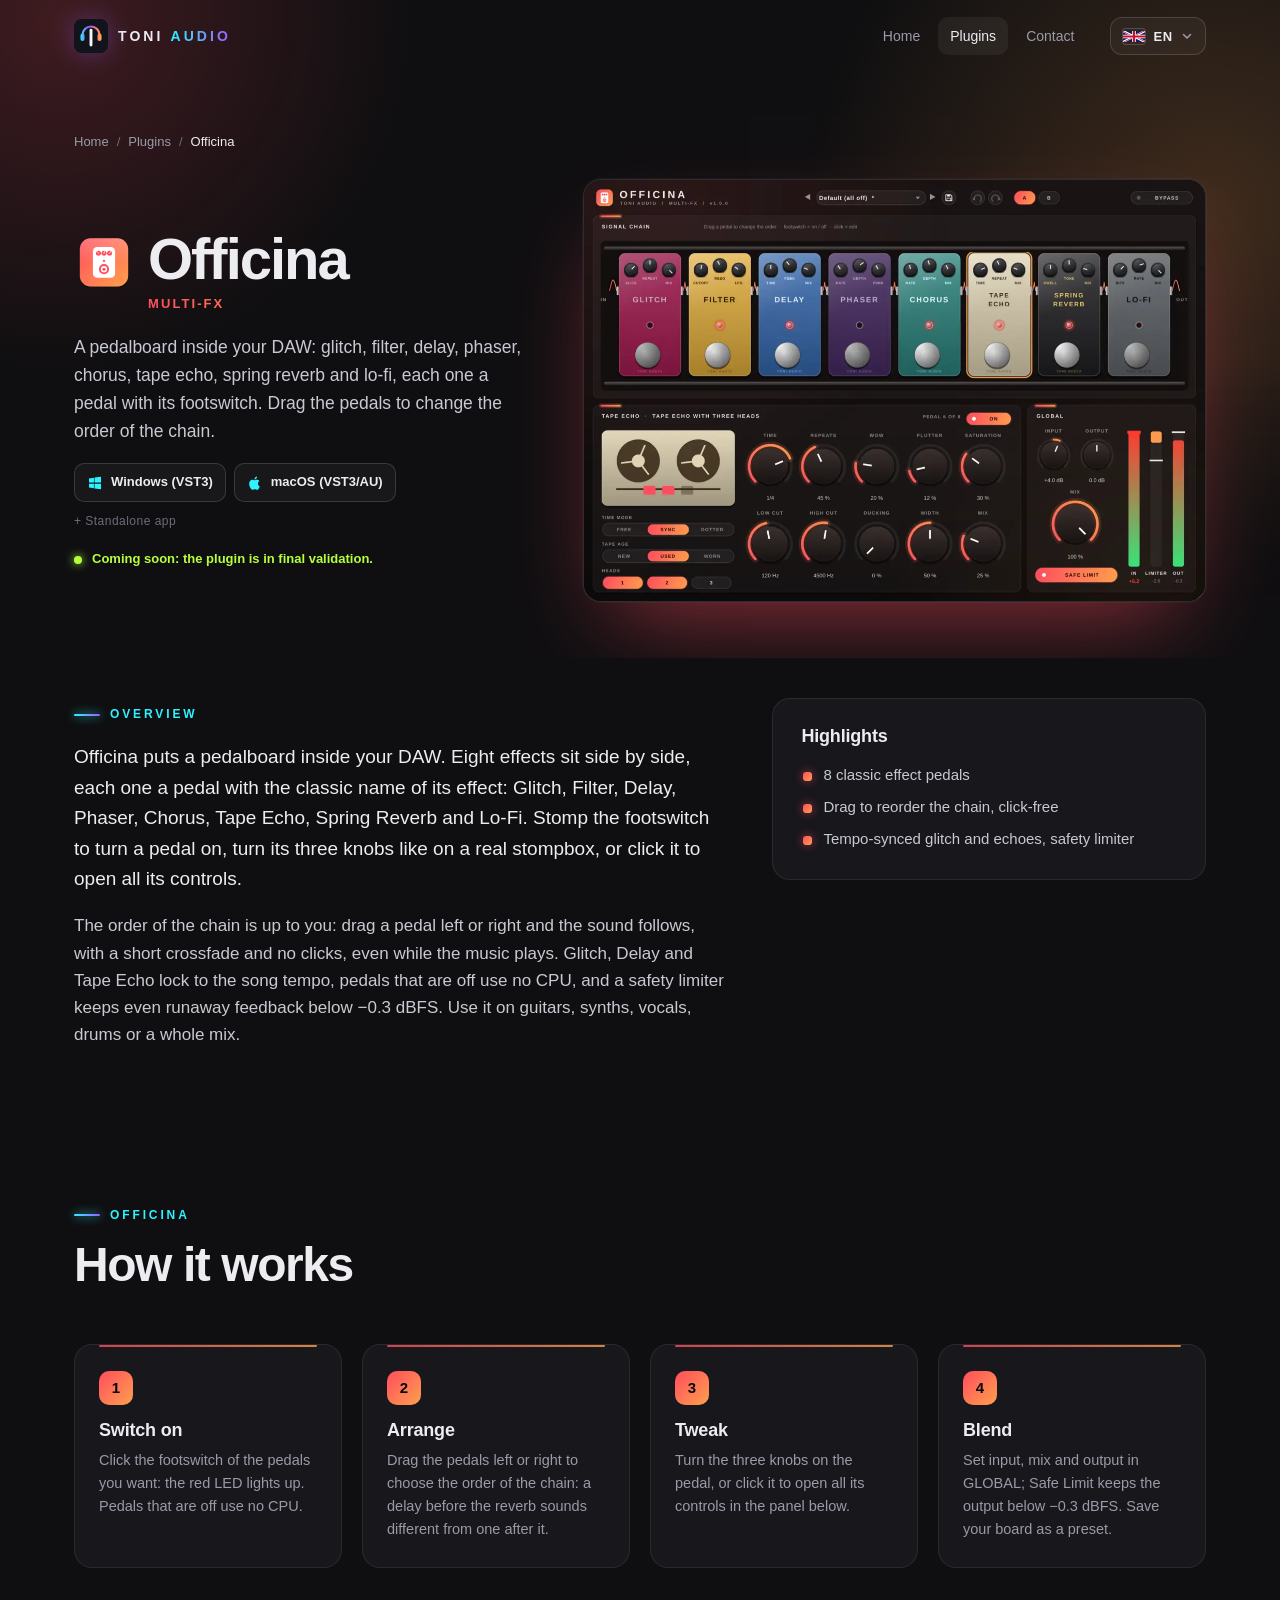
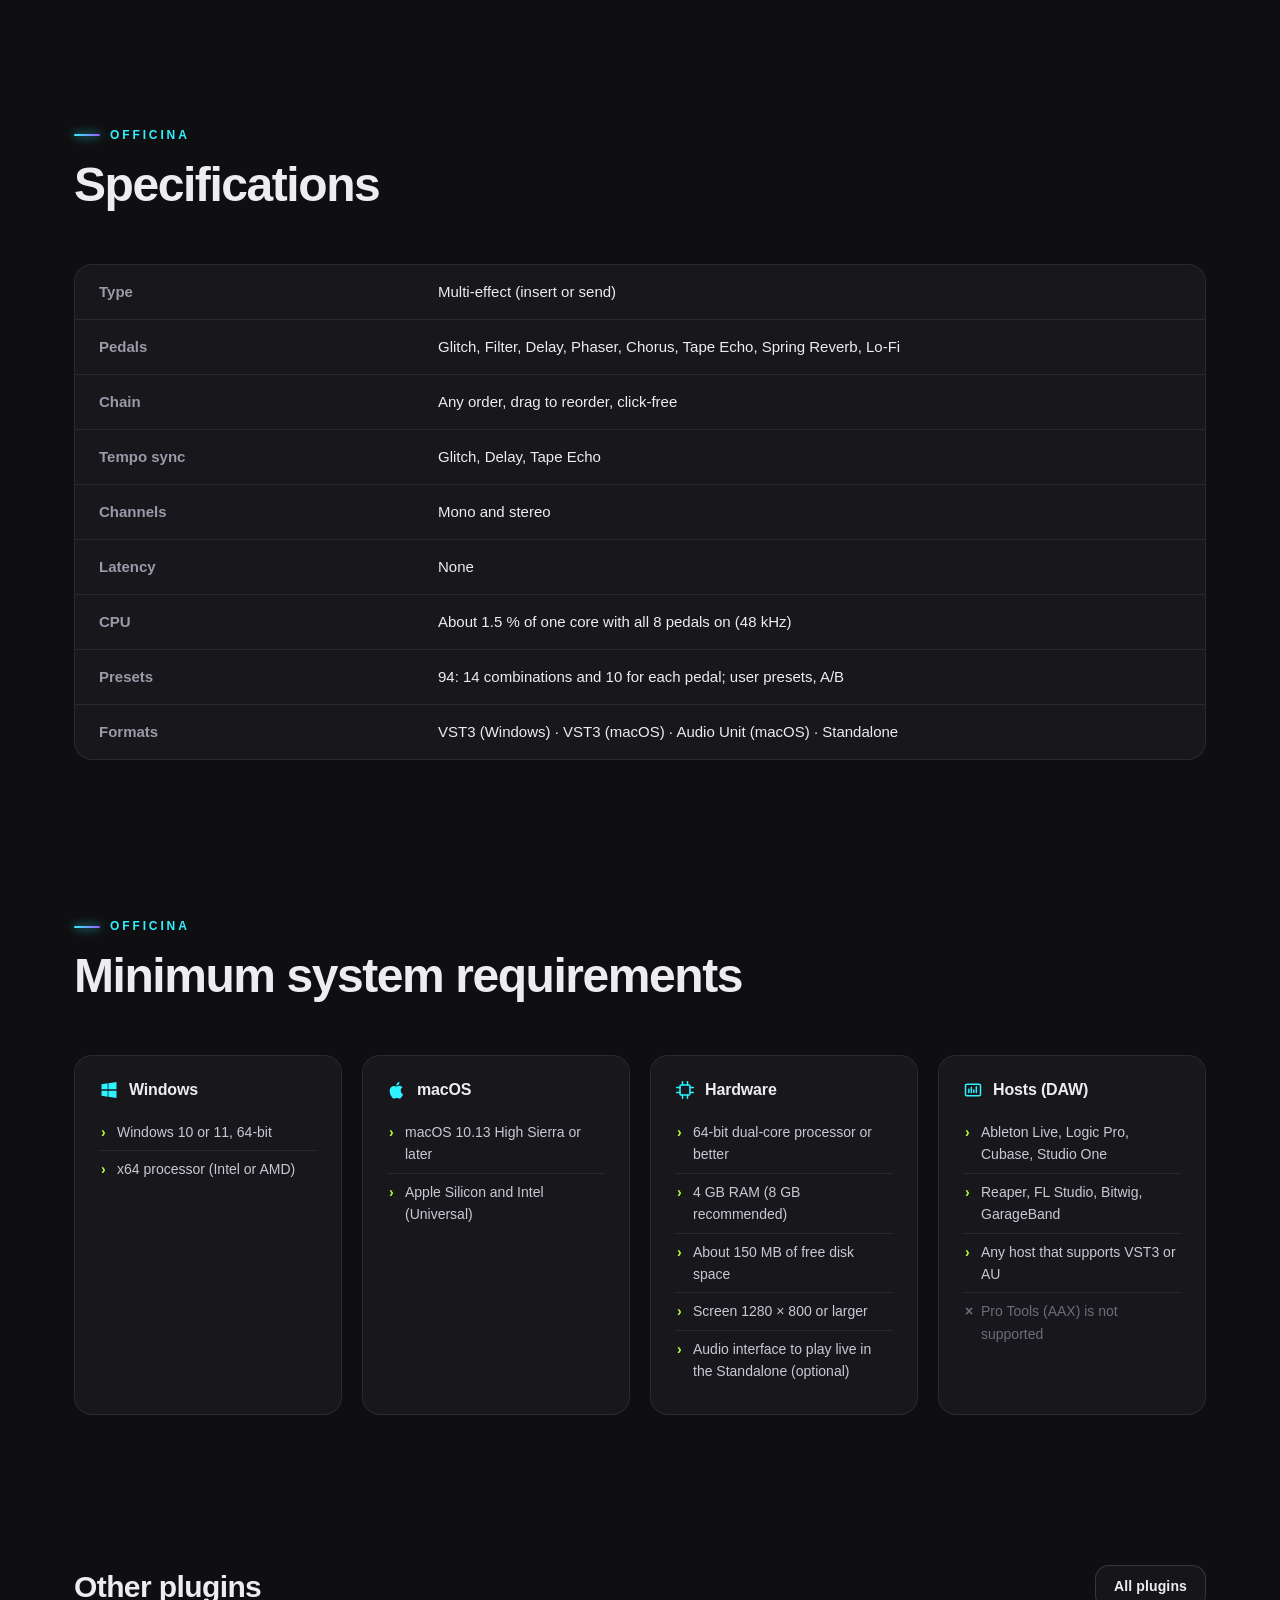
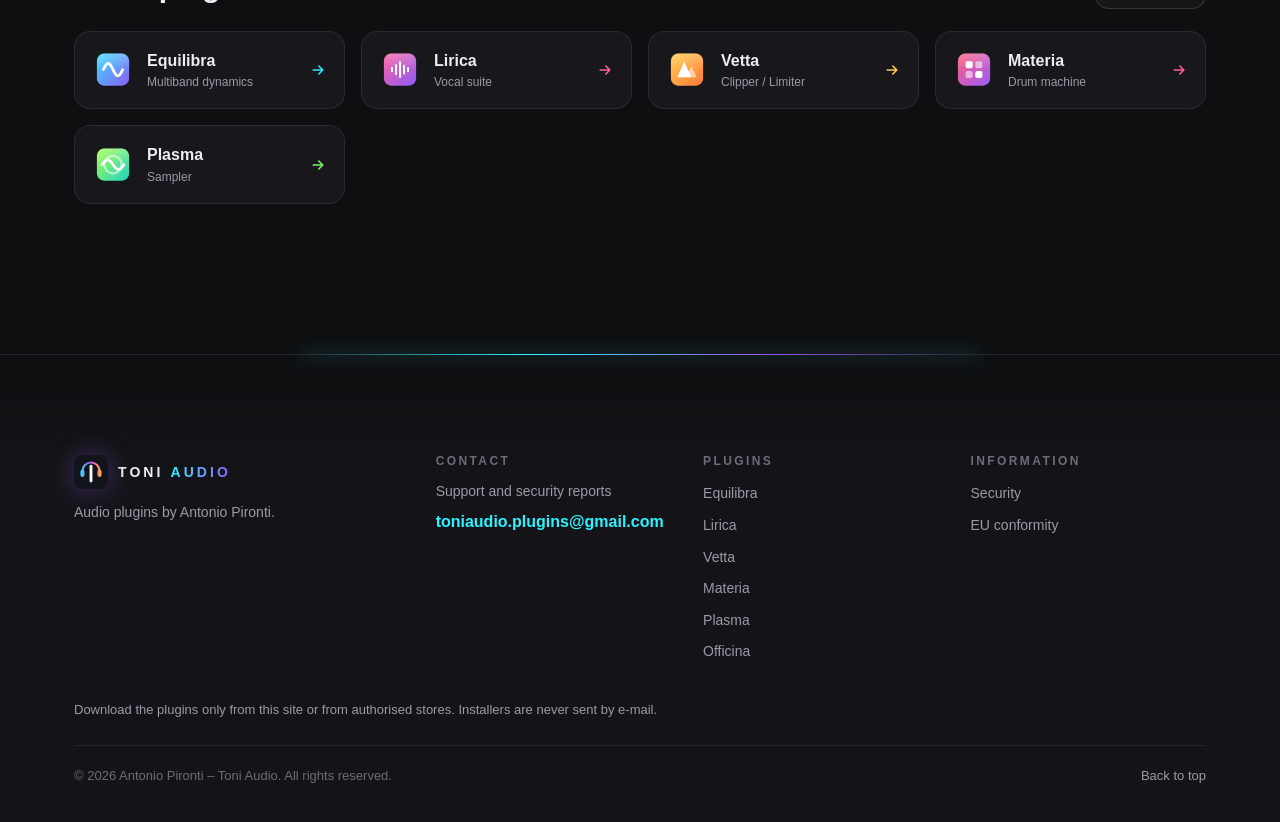
<file: officina.html>
<!doctype html>
<html lang="en">
<head>
<meta charset="utf-8">
<meta name="viewport" content="width=device-width, initial-scale=1, minimum-scale=1, maximum-scale=1, user-scalable=no, viewport-fit=cover">
<title>Officina · Toni Audio</title>
<meta name="description" content="Officina by Toni Audio: VST3, AU and Standalone for Windows and macOS.">
<meta name="theme-color" content="#0f0f11">
<meta name="color-scheme" content="dark">
<meta property="og:title" content="Officina · Toni Audio">
<meta property="og:description" content="Officina by Toni Audio: VST3, AU and Standalone for Windows and macOS.">
<meta property="og:image" content="https://toniaudio.github.io/assets/img/officina.webp">
<meta property="og:url" content="https://toniaudio.github.io/officina.html">
<link rel="icon" href="assets/img/logo.svg" type="image/svg+xml">
<link rel="apple-touch-icon" href="assets/img/apple-touch-icon.png">
<link rel="stylesheet" href="assets/css/site.css">
<script src="assets/js/i18n.js" defer></script>
<script src="assets/js/plugins.js" defer></script>
<script src="assets/js/details.js" defer></script>
<script src="assets/js/site.js" defer></script>
</head>
<body data-page="detail" data-plugin="officina">
<a class="skip" href="#main" data-i18n="nav.skip">Skip to content</a>

<!-- ============ Intestazione ============ -->
<header class="site-header">
  <div class="wrap header-row">
    <a class="brand" href="./" aria-label="Toni Audio">
      <img src="assets/img/logo.svg" alt="" width="34" height="34">
      <span>TONI <b>AUDIO</b></span>
    </a>
    <nav class="main-nav" aria-label="Menu">
      <a href="./" data-i18n="nav.home">Home</a>
      <a href="plugins.html" aria-current="page" data-i18n="nav.plugins">Plugins</a>
      <a href="#contact" data-i18n="nav.contact">Contact</a>
    </nav>
    <div class="lang">
      <button id="lang-btn" class="lang-btn" type="button" aria-haspopup="listbox" aria-expanded="false" data-i18n-aria="nav.language" aria-label="Language">
        <span class="flag"></span><span class="lang-code">EN</span>
        <svg class="chev" viewBox="0 0 12 12" aria-hidden="true"><path d="M2.5 4.5 6 8l3.5-3.5" fill="none" stroke="currentColor" stroke-width="1.6" stroke-linecap="round" stroke-linejoin="round"/></svg>
      </button>
      <ul id="lang-menu" class="lang-menu" role="listbox" hidden></ul>
    </div>
  </div>
  <nav class="mobile-nav" aria-label="Menu">
    <a href="./" data-i18n="nav.home">Home</a>
    <a href="plugins.html" aria-current="page" data-i18n="nav.plugins">Plugins</a>
    <a href="#contact" data-i18n="nav.contact">Contact</a>
  </nav>
</header>

<main id="main">
  <!-- la pagina si crea da assets/js/plugins.js e details.js -->
  <div id="detail" class="detail"></div>
  <noscript><div class="wrap noscript-detail"><h1>Officina</h1><p><a href="plugins.html">Plugins</a></p></div></noscript>
</main>

<!-- ============ Piè di pagina: contatti ============ -->
<footer class="site-footer">
  <div class="wrap">
    <div id="contact" class="foot-grid">
      <div class="foot-brand">
        <a class="brand" href="./" aria-label="Toni Audio"><img src="assets/img/logo.svg" alt="" width="30" height="30"><span>TONI <b>AUDIO</b></span></a>
        <p class="muted" data-i18n="foot.tagline">Audio plugins by Antonio Pironti.</p>
      </div>
      <div>
        <h4 data-i18n="nav.contact">Contact</h4>
        <p class="muted" data-i18n="foot.contact">Support and security reports</p>
        <a class="mail" href="mailto:toniaudio.plugins@gmail.com">toniaudio.plugins@gmail.com</a>
      </div>
      <div>
        <h4><a class="foot-h-link" href="plugins.html" data-i18n="nav.plugins">Plugins</a></h4>
        <ul class="foot-links">
          <li><a href="equilibra.html">Equilibra</a></li>
          <li><a href="lirica.html">Lirica</a></li>
          <li><a href="vetta.html">Vetta</a></li>
          <li><a href="materia.html">Materia</a></li>
          <li><a href="plasma.html">Plasma</a></li>
          <li><a href="officina.html">Officina</a></li>
        </ul>
      </div>
      <div>
        <h4 data-i18n="foot.links">Information</h4>
        <ul class="foot-links">
          <li><a href="security.html" data-i18n="foot.security">Security</a></li>
          <li><a href="conformity.html" data-i18n="foot.conformity">EU conformity</a></li>
        </ul>
      </div>
    </div>
    <p class="foot-note muted" data-i18n="foot.note">Download the plugins only from this site or from authorised stores. Installers are never sent by e-mail.</p>
    <div class="foot-bottom">
      <span>© <span id="year">2026</span> Antonio Pironti – Toni Audio. <span data-i18n="foot.rights">All rights reserved.</span></span>
      <a href="#main" class="to-top" data-i18n="foot.top">Back to top</a>
    </div>
  </div>
</footer>
</body>
</html>
</file>
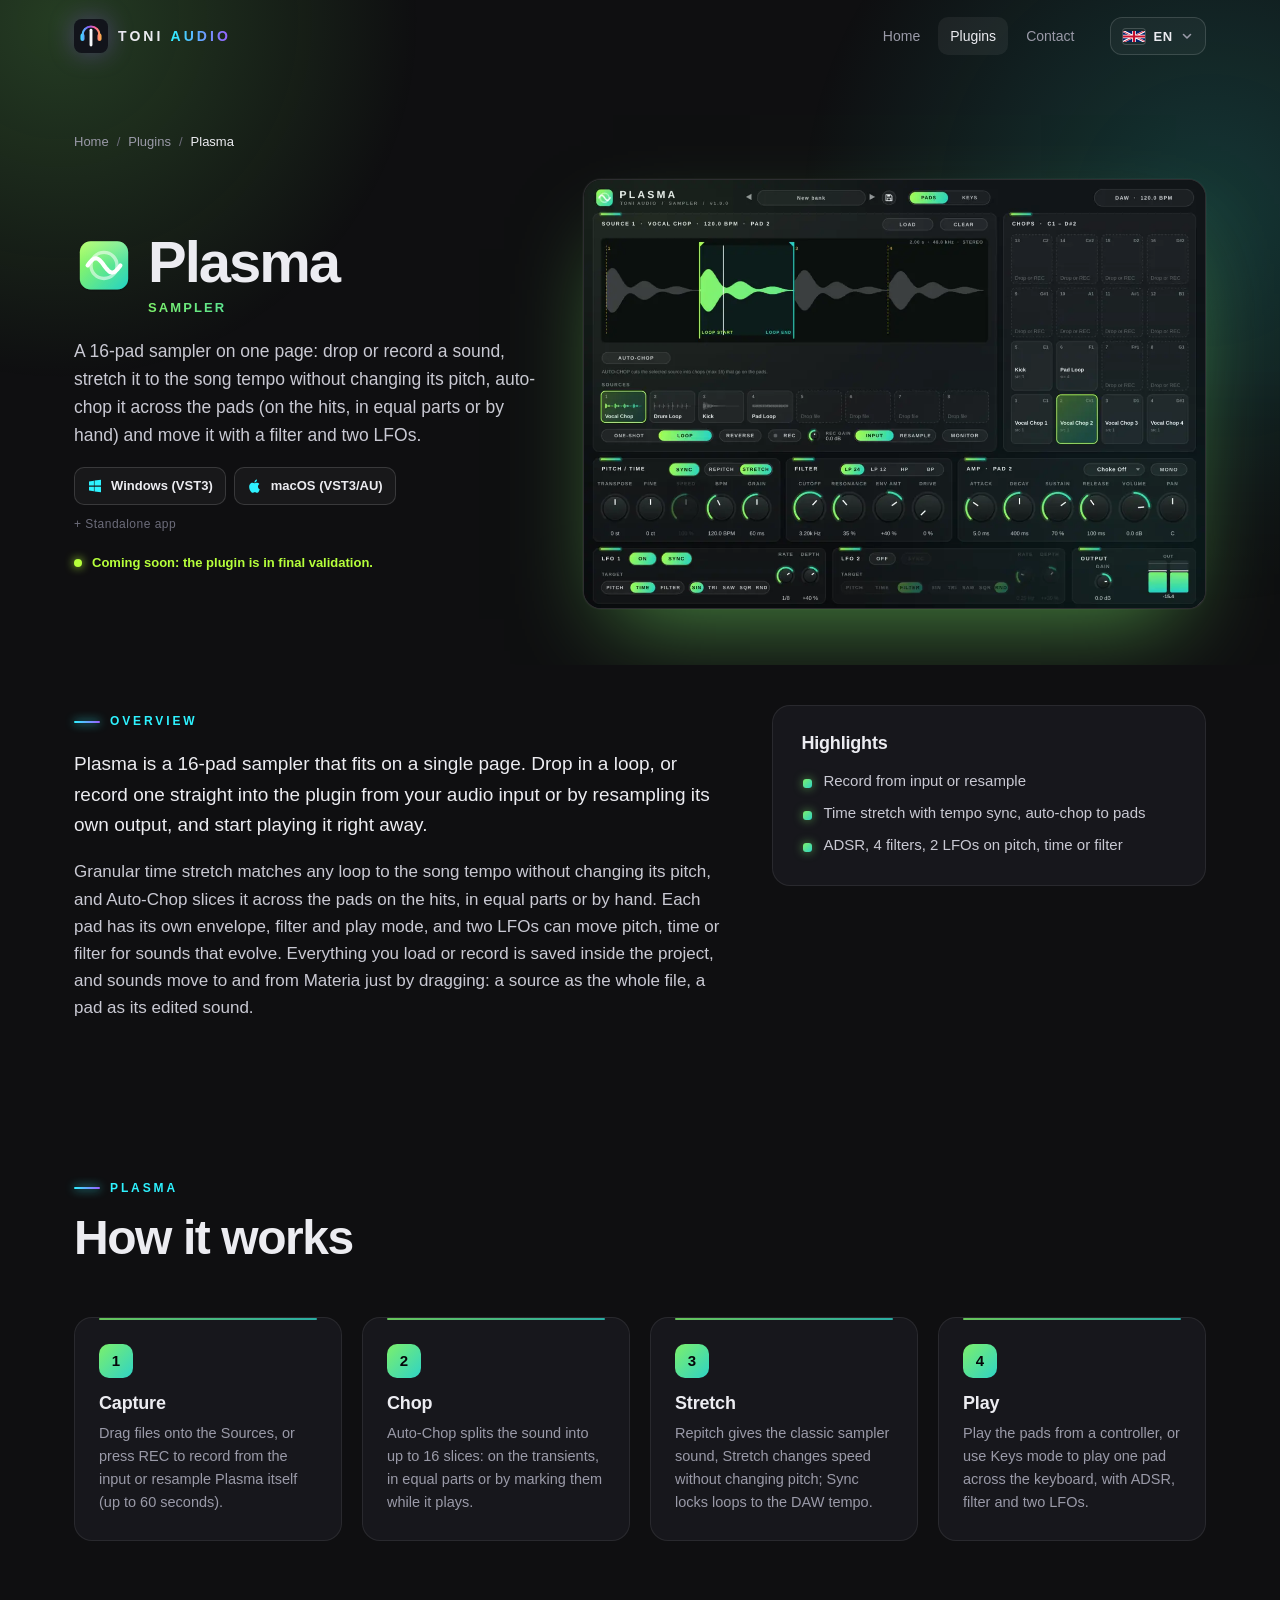
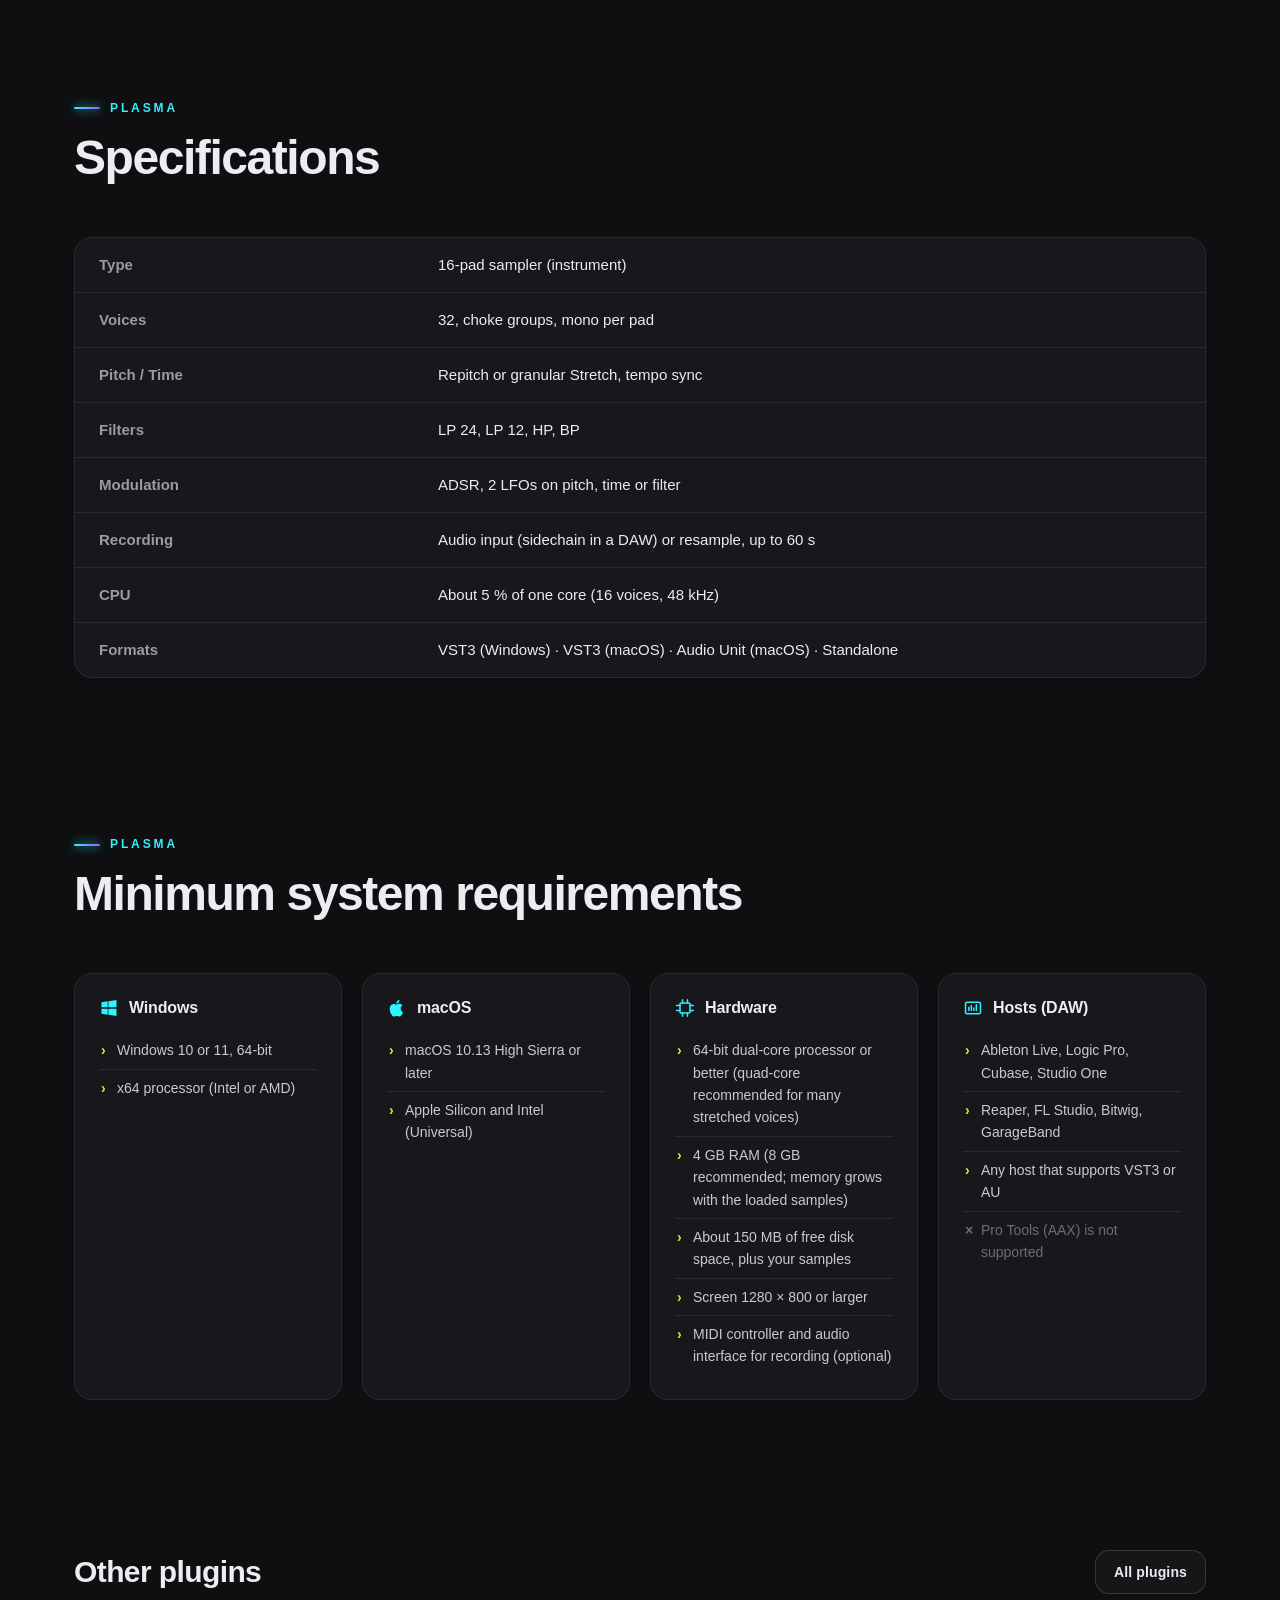
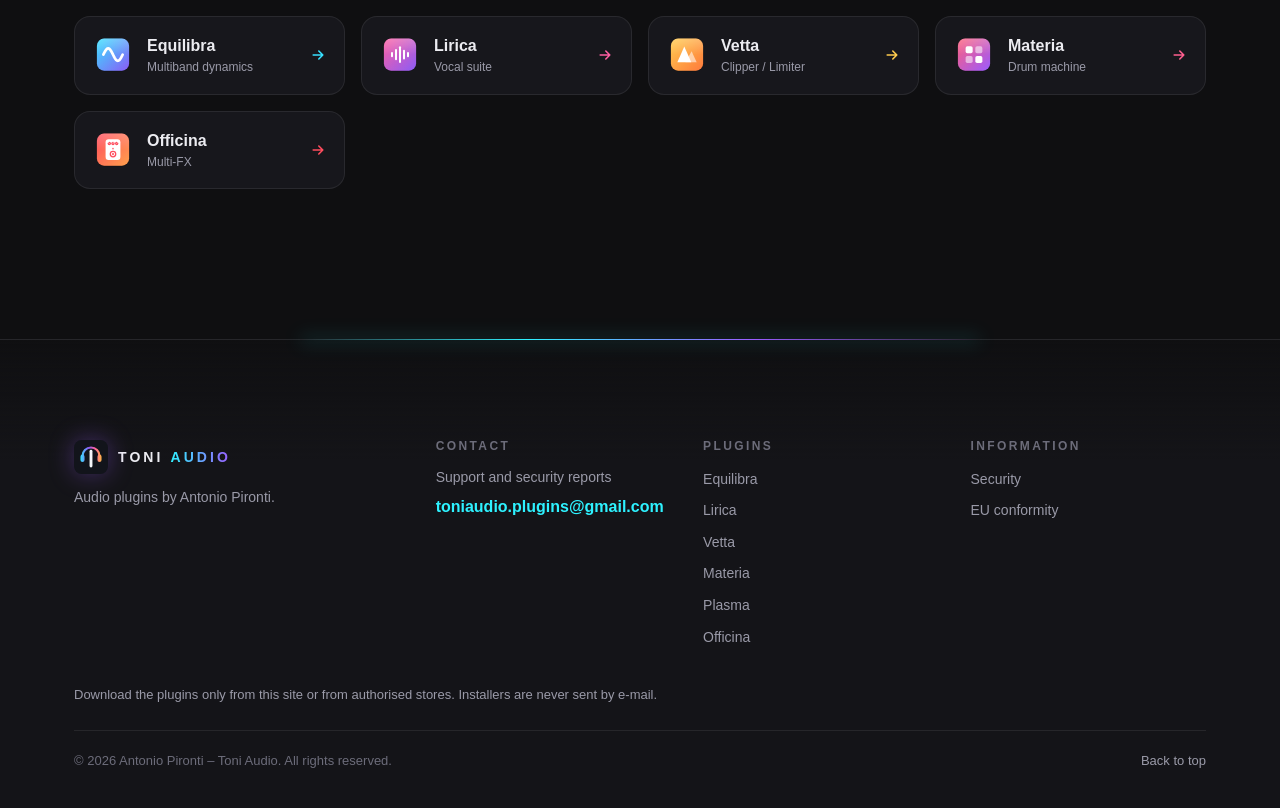
<file: plasma.html>
<!doctype html>
<html lang="en">
<head>
<meta charset="utf-8">
<meta name="viewport" content="width=device-width, initial-scale=1, minimum-scale=1, maximum-scale=1, user-scalable=no, viewport-fit=cover">
<title>Plasma · Toni Audio</title>
<meta name="description" content="Plasma by Toni Audio: VST3, AU and Standalone for Windows and macOS.">
<meta name="theme-color" content="#0f0f11">
<meta name="color-scheme" content="dark">
<meta property="og:title" content="Plasma · Toni Audio">
<meta property="og:description" content="Plasma by Toni Audio: VST3, AU and Standalone for Windows and macOS.">
<meta property="og:image" content="https://toniaudio.github.io/assets/img/plasma.webp">
<meta property="og:url" content="https://toniaudio.github.io/plasma.html">
<link rel="icon" href="assets/img/logo.svg" type="image/svg+xml">
<link rel="apple-touch-icon" href="assets/img/apple-touch-icon.png">
<link rel="stylesheet" href="assets/css/site.css">
<script src="assets/js/i18n.js" defer></script>
<script src="assets/js/plugins.js" defer></script>
<script src="assets/js/details.js" defer></script>
<script src="assets/js/site.js" defer></script>
</head>
<body data-page="detail" data-plugin="plasma">
<a class="skip" href="#main" data-i18n="nav.skip">Skip to content</a>

<!-- ============ Intestazione ============ -->
<header class="site-header">
  <div class="wrap header-row">
    <a class="brand" href="./" aria-label="Toni Audio">
      <img src="assets/img/logo.svg" alt="" width="34" height="34">
      <span>TONI <b>AUDIO</b></span>
    </a>
    <nav class="main-nav" aria-label="Menu">
      <a href="./" data-i18n="nav.home">Home</a>
      <a href="plugins.html" aria-current="page" data-i18n="nav.plugins">Plugins</a>
      <a href="#contact" data-i18n="nav.contact">Contact</a>
    </nav>
    <div class="lang">
      <button id="lang-btn" class="lang-btn" type="button" aria-haspopup="listbox" aria-expanded="false" data-i18n-aria="nav.language" aria-label="Language">
        <span class="flag"></span><span class="lang-code">EN</span>
        <svg class="chev" viewBox="0 0 12 12" aria-hidden="true"><path d="M2.5 4.5 6 8l3.5-3.5" fill="none" stroke="currentColor" stroke-width="1.6" stroke-linecap="round" stroke-linejoin="round"/></svg>
      </button>
      <ul id="lang-menu" class="lang-menu" role="listbox" hidden></ul>
    </div>
  </div>
  <nav class="mobile-nav" aria-label="Menu">
    <a href="./" data-i18n="nav.home">Home</a>
    <a href="plugins.html" aria-current="page" data-i18n="nav.plugins">Plugins</a>
    <a href="#contact" data-i18n="nav.contact">Contact</a>
  </nav>
</header>

<main id="main">
  <!-- la pagina si crea da assets/js/plugins.js e details.js -->
  <div id="detail" class="detail"></div>
  <noscript><div class="wrap noscript-detail"><h1>Plasma</h1><p><a href="plugins.html">Plugins</a></p></div></noscript>
</main>

<!-- ============ Piè di pagina: contatti ============ -->
<footer class="site-footer">
  <div class="wrap">
    <div id="contact" class="foot-grid">
      <div class="foot-brand">
        <a class="brand" href="./" aria-label="Toni Audio"><img src="assets/img/logo.svg" alt="" width="30" height="30"><span>TONI <b>AUDIO</b></span></a>
        <p class="muted" data-i18n="foot.tagline">Audio plugins by Antonio Pironti.</p>
      </div>
      <div>
        <h4 data-i18n="nav.contact">Contact</h4>
        <p class="muted" data-i18n="foot.contact">Support and security reports</p>
        <a class="mail" href="mailto:toniaudio.plugins@gmail.com">toniaudio.plugins@gmail.com</a>
      </div>
      <div>
        <h4><a class="foot-h-link" href="plugins.html" data-i18n="nav.plugins">Plugins</a></h4>
        <ul class="foot-links">
          <li><a href="equilibra.html">Equilibra</a></li>
          <li><a href="lirica.html">Lirica</a></li>
          <li><a href="vetta.html">Vetta</a></li>
          <li><a href="materia.html">Materia</a></li>
          <li><a href="plasma.html">Plasma</a></li>
          <li><a href="officina.html">Officina</a></li>
        </ul>
      </div>
      <div>
        <h4 data-i18n="foot.links">Information</h4>
        <ul class="foot-links">
          <li><a href="security.html" data-i18n="foot.security">Security</a></li>
          <li><a href="conformity.html" data-i18n="foot.conformity">EU conformity</a></li>
        </ul>
      </div>
    </div>
    <p class="foot-note muted" data-i18n="foot.note">Download the plugins only from this site or from authorised stores. Installers are never sent by e-mail.</p>
    <div class="foot-bottom">
      <span>© <span id="year">2026</span> Antonio Pironti – Toni Audio. <span data-i18n="foot.rights">All rights reserved.</span></span>
      <a href="#main" class="to-top" data-i18n="foot.top">Back to top</a>
    </div>
  </div>
</footer>
</body>
</html>
</file>
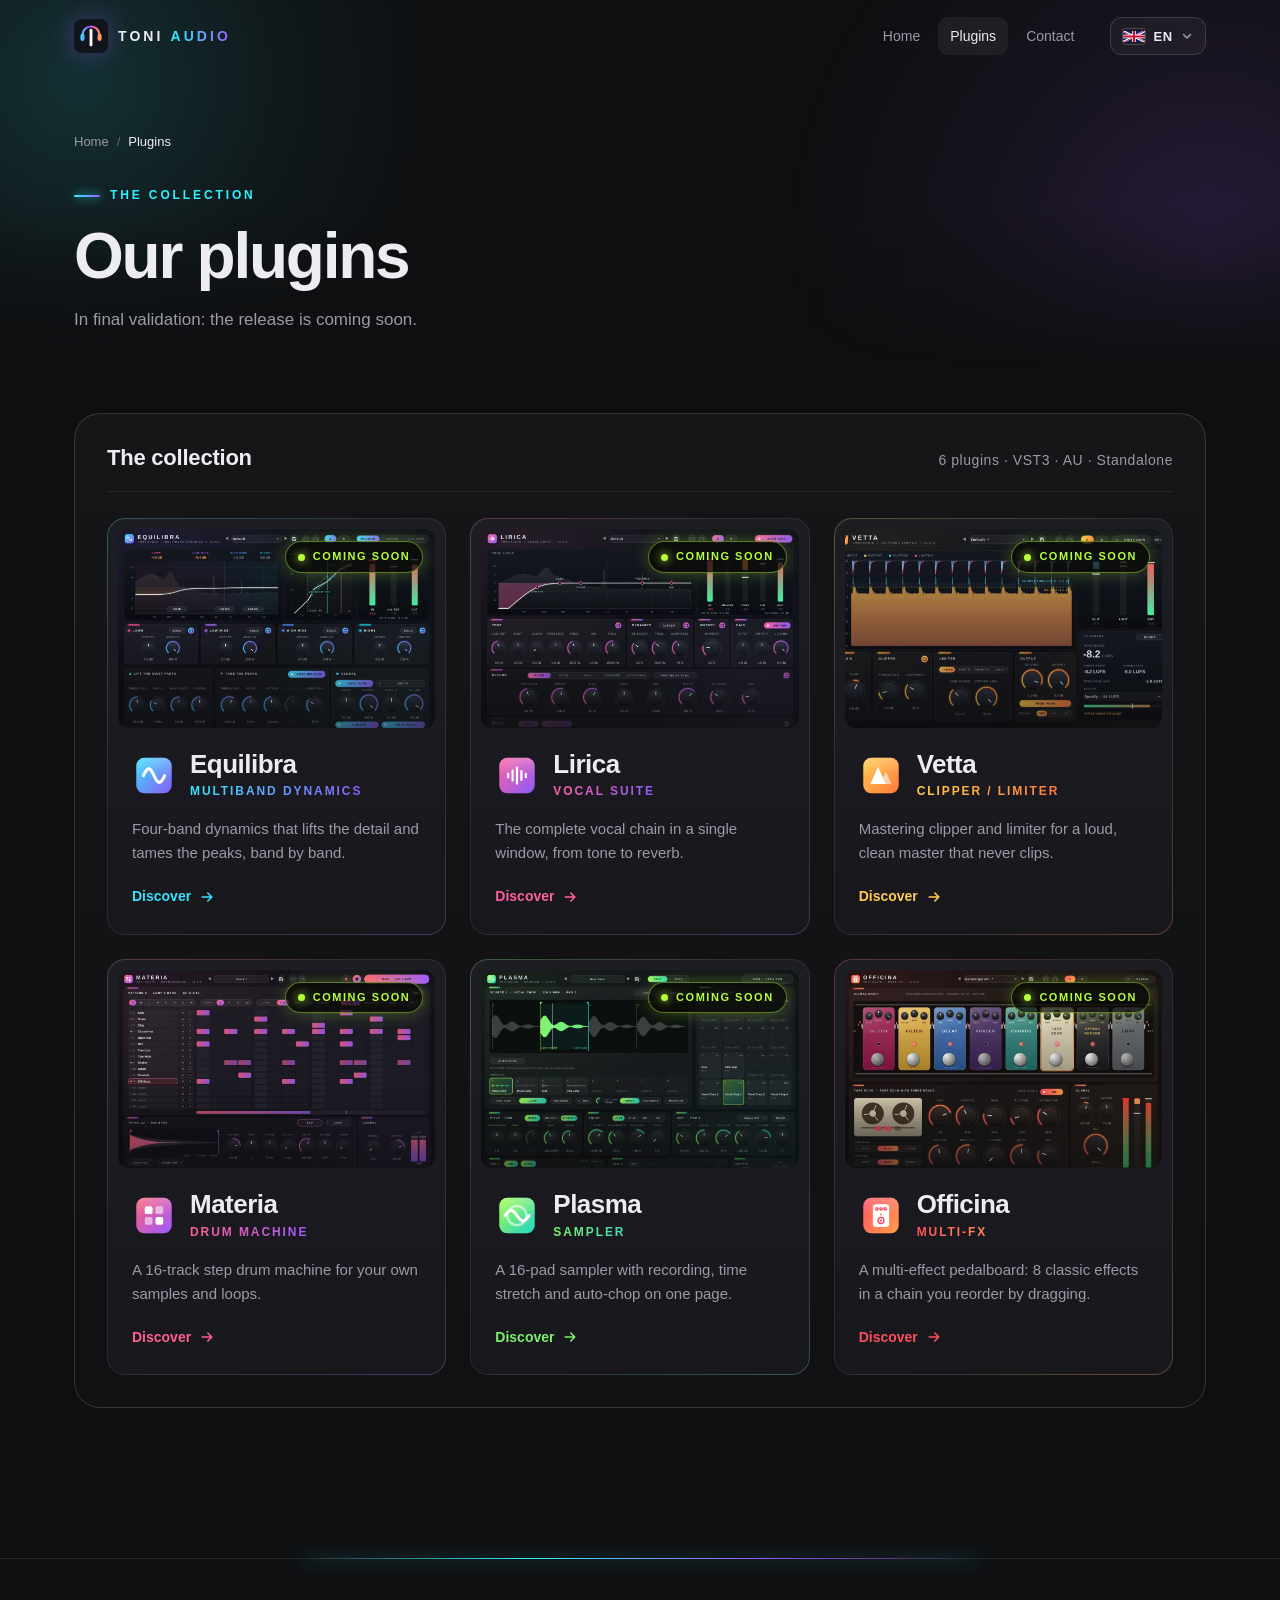
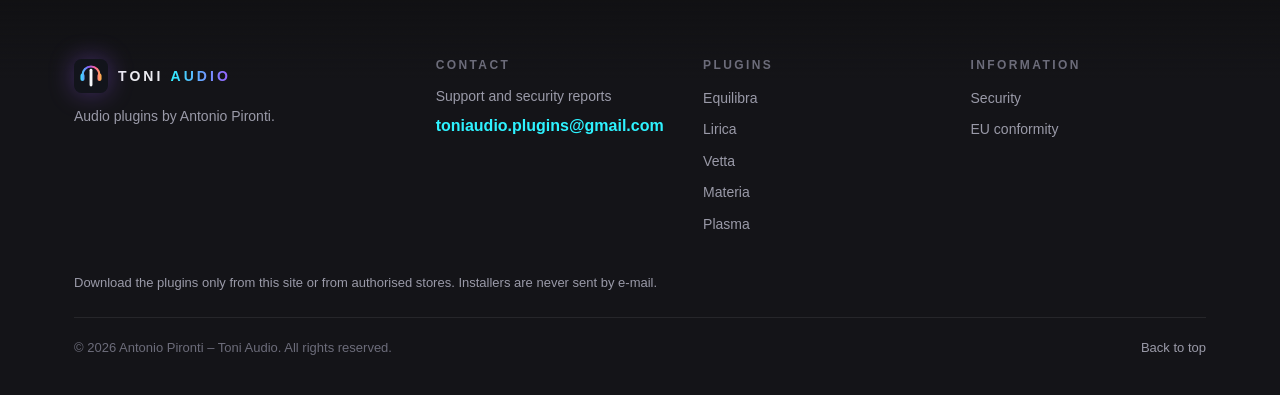
<file: plugins.html>
<!doctype html>
<html lang="en">
<head>
<meta charset="utf-8">
<meta name="viewport" content="width=device-width, initial-scale=1, minimum-scale=1, maximum-scale=1, user-scalable=no, viewport-fit=cover">
<title>Plugins · Toni Audio</title>
<meta name="description" content="The Toni Audio plugin collection: dynamics, vocals, mastering, drum machine and sampler. VST3, AU and Standalone for Windows and macOS.">
<meta name="theme-color" content="#0f0f11">
<meta name="color-scheme" content="dark">
<meta property="og:title" content="Plugins · Toni Audio">
<meta property="og:description" content="The Toni Audio plugin collection: dynamics, vocals, mastering, drum machine and sampler. VST3, AU and Standalone for Windows and macOS.">
<meta property="og:image" content="https://toniaudio.github.io/assets/img/vetta.webp">
<meta property="og:url" content="https://toniaudio.github.io/plugins.html">
<link rel="icon" href="assets/img/logo.svg" type="image/svg+xml">
<link rel="apple-touch-icon" href="assets/img/apple-touch-icon.png">
<link rel="stylesheet" href="assets/css/site.css">
<script src="assets/js/i18n.js" defer></script>
<script src="assets/js/plugins.js" defer></script>
<script src="assets/js/details.js" defer></script>
<script src="assets/js/site.js" defer></script>
</head>
<body data-page="plugins">
<a class="skip" href="#main" data-i18n="nav.skip">Skip to content</a>

<!-- ============ Intestazione ============ -->
<header class="site-header">
  <div class="wrap header-row">
    <a class="brand" href="./" aria-label="Toni Audio">
      <img src="assets/img/logo.svg" alt="" width="34" height="34">
      <span>TONI <b>AUDIO</b></span>
    </a>
    <nav class="main-nav" aria-label="Menu">
      <a href="./" data-i18n="nav.home">Home</a>
      <a href="plugins.html" aria-current="page" data-i18n="nav.plugins">Plugins</a>
      <a href="#contact" data-i18n="nav.contact">Contact</a>
    </nav>
    <div class="lang">
      <button id="lang-btn" class="lang-btn" type="button" aria-haspopup="listbox" aria-expanded="false" data-i18n-aria="nav.language" aria-label="Language">
        <span class="flag"></span><span class="lang-code">EN</span>
        <svg class="chev" viewBox="0 0 12 12" aria-hidden="true"><path d="M2.5 4.5 6 8l3.5-3.5" fill="none" stroke="currentColor" stroke-width="1.6" stroke-linecap="round" stroke-linejoin="round"/></svg>
      </button>
      <ul id="lang-menu" class="lang-menu" role="listbox" hidden></ul>
    </div>
  </div>
  <nav class="mobile-nav" aria-label="Menu">
    <a href="./" data-i18n="nav.home">Home</a>
    <a href="plugins.html" aria-current="page" data-i18n="nav.plugins">Plugins</a>
    <a href="#contact" data-i18n="nav.contact">Contact</a>
  </nav>
</header>

<main id="main">
  <section class="page-hero">
    <div class="hero-bg" aria-hidden="true"><div class="orb orb-1"></div><div class="orb orb-2"></div></div>
    <div class="wrap">
      <nav class="crumbs" aria-label="Breadcrumb"><a href="./" data-i18n="crumb.home">Home</a><span aria-hidden="true">/</span><span aria-current="page" data-i18n="crumb.plugins">Plugins</span></nav>
      <p class="kicker" data-i18n="plugins.kicker">The collection</p>
      <h1 data-i18n="plugins.title">Our plugins</h1>
      <p class="section-sub" data-i18n="plugins.sub">In final validation: the release is coming soon.</p>
    </div>
  </section>
  <section class="section section-tight">
    <div class="wrap">
      <div class="catalog">
        <div class="catalog-head">
          <h2 data-i18n="plugins.box">The collection</h2>
          <p id="plugin-count" class="muted"></p>
        </div>
        <!-- le anteprime si creano da assets/js/plugins.js e details.js -->
        <div id="plugin-grid" class="plugin-grid"></div>
        <noscript><ul class="noscript-list"><li><a href="equilibra.html">Equilibra</a></li><li><a href="lirica.html">Lirica</a></li><li><a href="vetta.html">Vetta</a></li><li><a href="materia.html">Materia</a></li><li><a href="plasma.html">Plasma</a></li></ul></noscript>
      </div>
    </div>
  </section>
</main>

<!-- ============ Piè di pagina: contatti ============ -->
<footer class="site-footer">
  <div class="wrap">
    <div id="contact" class="foot-grid">
      <div class="foot-brand">
        <a class="brand" href="./" aria-label="Toni Audio"><img src="assets/img/logo.svg" alt="" width="30" height="30"><span>TONI <b>AUDIO</b></span></a>
        <p class="muted" data-i18n="foot.tagline">Audio plugins by Antonio Pironti.</p>
      </div>
      <div>
        <h4 data-i18n="nav.contact">Contact</h4>
        <p class="muted" data-i18n="foot.contact">Support and security reports</p>
        <a class="mail" href="mailto:toniaudio.plugins@gmail.com">toniaudio.plugins@gmail.com</a>
      </div>
      <div>
        <h4><a class="foot-h-link" href="plugins.html" data-i18n="nav.plugins">Plugins</a></h4>
        <ul class="foot-links">
          <li><a href="equilibra.html">Equilibra</a></li>
          <li><a href="lirica.html">Lirica</a></li>
          <li><a href="vetta.html">Vetta</a></li>
          <li><a href="materia.html">Materia</a></li>
          <li><a href="plasma.html">Plasma</a></li>
        </ul>
      </div>
      <div>
        <h4 data-i18n="foot.links">Information</h4>
        <ul class="foot-links">
          <li><a href="security.html" data-i18n="foot.security">Security</a></li>
          <li><a href="conformity.html" data-i18n="foot.conformity">EU conformity</a></li>
        </ul>
      </div>
    </div>
    <p class="foot-note muted" data-i18n="foot.note">Download the plugins only from this site or from authorised stores. Installers are never sent by e-mail.</p>
    <div class="foot-bottom">
      <span>© <span id="year">2026</span> Antonio Pironti – Toni Audio. <span data-i18n="foot.rights">All rights reserved.</span></span>
      <a href="#main" class="to-top" data-i18n="foot.top">Back to top</a>
    </div>
  </div>
</footer>
</body>
</html>
</file>
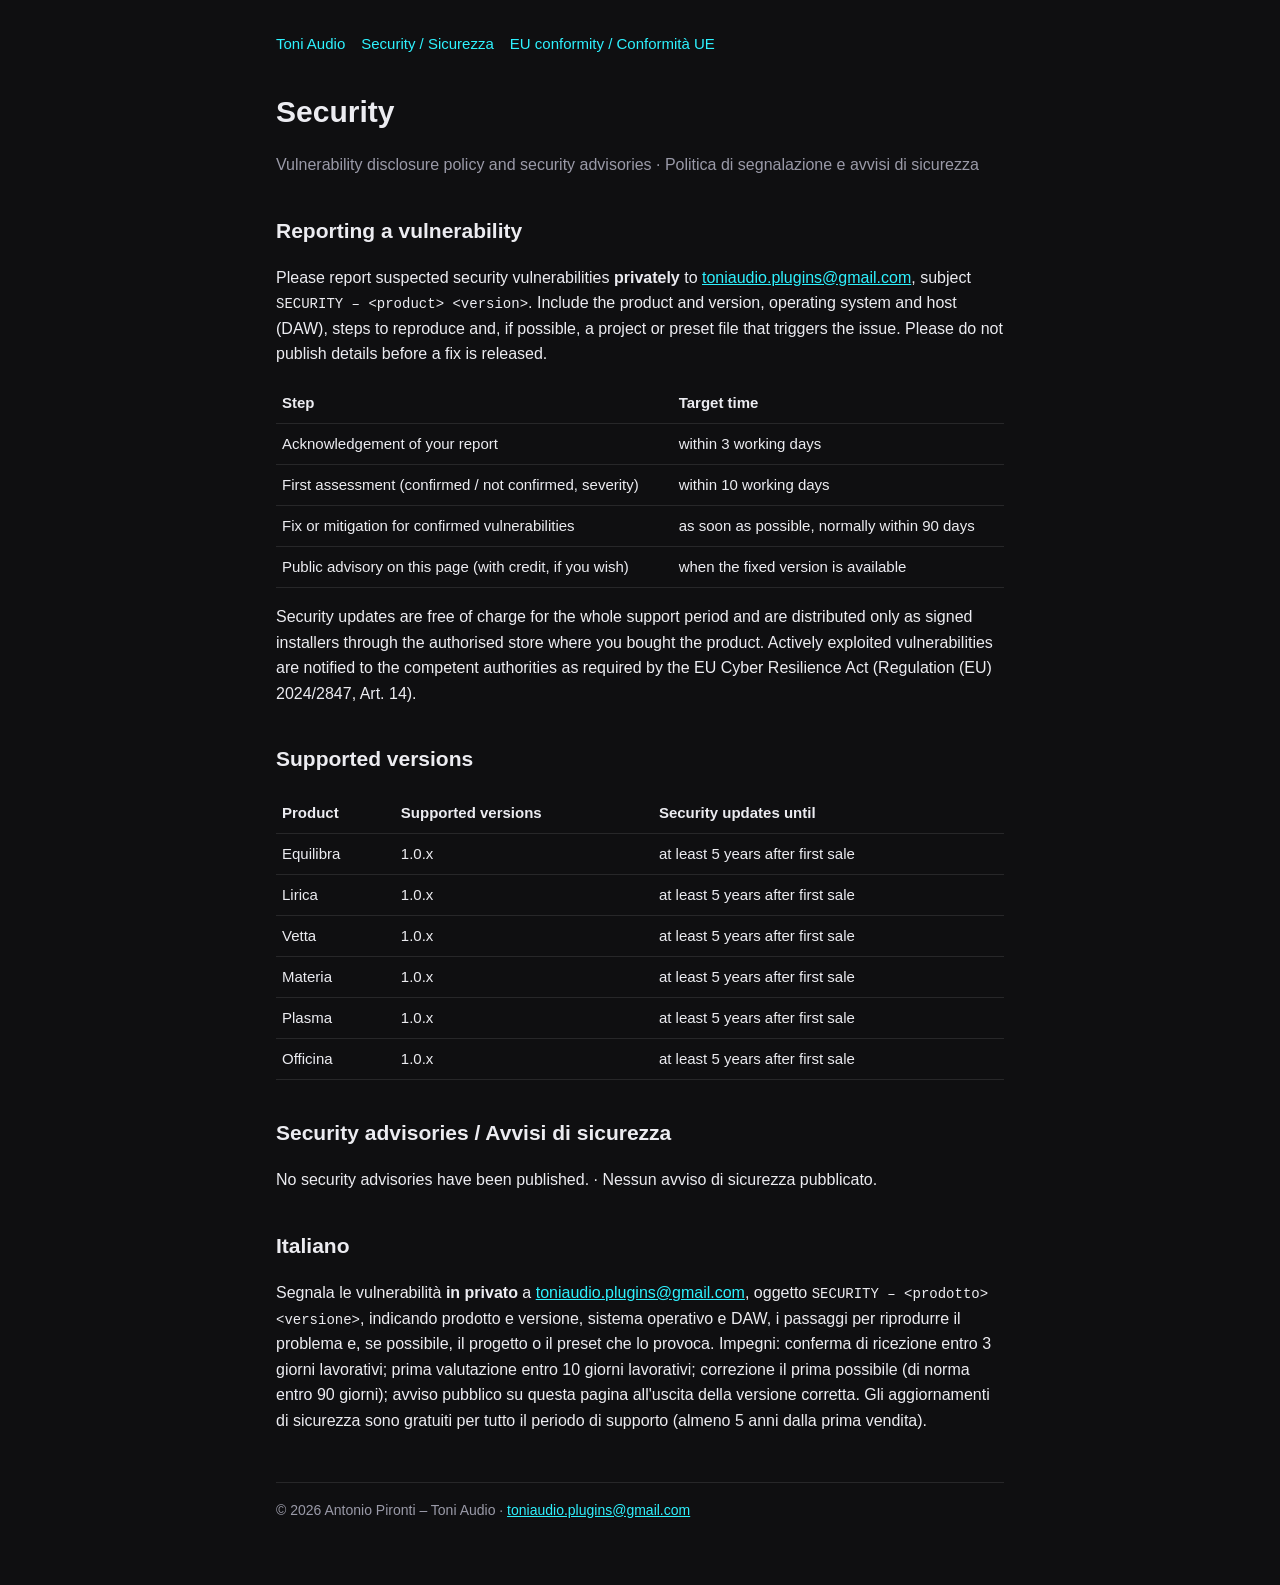
<file: security.html>
<!doctype html>
<html lang="en"><head><meta charset="utf-8"><meta name="viewport" content="width=device-width, initial-scale=1">
<title>Security · Toni Audio</title><link rel="stylesheet" href="style.css"></head>
<body><main>
<nav><a href="./">Toni Audio</a><a href="security.html">Security / Sicurezza</a><a href="conformity.html">EU conformity / Conformità UE</a></nav>
<h1>Security</h1>
<p class="muted">Vulnerability disclosure policy and security advisories · Politica di segnalazione e avvisi di sicurezza</p>
<h2>Reporting a vulnerability</h2>
<p>Please report suspected security vulnerabilities <strong>privately</strong> to
<a href="mailto:toniaudio.plugins@gmail.com?subject=SECURITY">toniaudio.plugins@gmail.com</a>, subject
<code>SECURITY – &lt;product&gt; &lt;version&gt;</code>. Include the product and version, operating system and host (DAW),
steps to reproduce and, if possible, a project or preset file that triggers the issue. Please do not publish details
before a fix is released.</p>
<table><tr><th>Step</th><th>Target time</th></tr>
<tr><td>Acknowledgement of your report</td><td>within 3 working days</td></tr>
<tr><td>First assessment (confirmed / not confirmed, severity)</td><td>within 10 working days</td></tr>
<tr><td>Fix or mitigation for confirmed vulnerabilities</td><td>as soon as possible, normally within 90 days</td></tr>
<tr><td>Public advisory on this page (with credit, if you wish)</td><td>when the fixed version is available</td></tr></table>
<p>Security updates are free of charge for the whole support period and are distributed only as signed installers
through the authorised store where you bought the product. Actively exploited vulnerabilities are notified to the
competent authorities as required by the EU Cyber Resilience Act (Regulation (EU) 2024/2847, Art. 14).</p>
<h2>Supported versions</h2>
<table><tr><th>Product</th><th>Supported versions</th><th>Security updates until</th></tr>
<tr><td>Equilibra</td><td>1.0.x</td><td>at least 5 years after first sale</td></tr>
<tr><td>Lirica</td><td>1.0.x</td><td>at least 5 years after first sale</td></tr>
<tr><td>Vetta</td><td>1.0.x</td><td>at least 5 years after first sale</td></tr>
<tr><td>Materia</td><td>1.0.x</td><td>at least 5 years after first sale</td></tr>
<tr><td>Plasma</td><td>1.0.x</td><td>at least 5 years after first sale</td></tr>
<tr><td>Officina</td><td>1.0.x</td><td>at least 5 years after first sale</td></tr></table>
<h2>Security advisories / Avvisi di sicurezza</h2>
<p>No security advisories have been published. · Nessun avviso di sicurezza pubblicato.</p>
<h2>Italiano</h2>
<p>Segnala le vulnerabilità <strong>in privato</strong> a
<a href="mailto:toniaudio.plugins@gmail.com?subject=SECURITY">toniaudio.plugins@gmail.com</a>, oggetto
<code>SECURITY – &lt;prodotto&gt; &lt;versione&gt;</code>, indicando prodotto e versione, sistema operativo e DAW,
i passaggi per riprodurre il problema e, se possibile, il progetto o il preset che lo provoca.
Impegni: conferma di ricezione entro 3 giorni lavorativi; prima valutazione entro 10 giorni lavorativi; correzione
il prima possibile (di norma entro 90 giorni); avviso pubblico su questa pagina all'uscita della versione corretta.
Gli aggiornamenti di sicurezza sono gratuiti per tutto il periodo di supporto (almeno 5 anni dalla prima vendita).</p>
<footer>© 2026 Antonio Pironti – Toni Audio · <a href="mailto:toniaudio.plugins@gmail.com">toniaudio.plugins@gmail.com</a></footer>
</main></body></html>
</file>
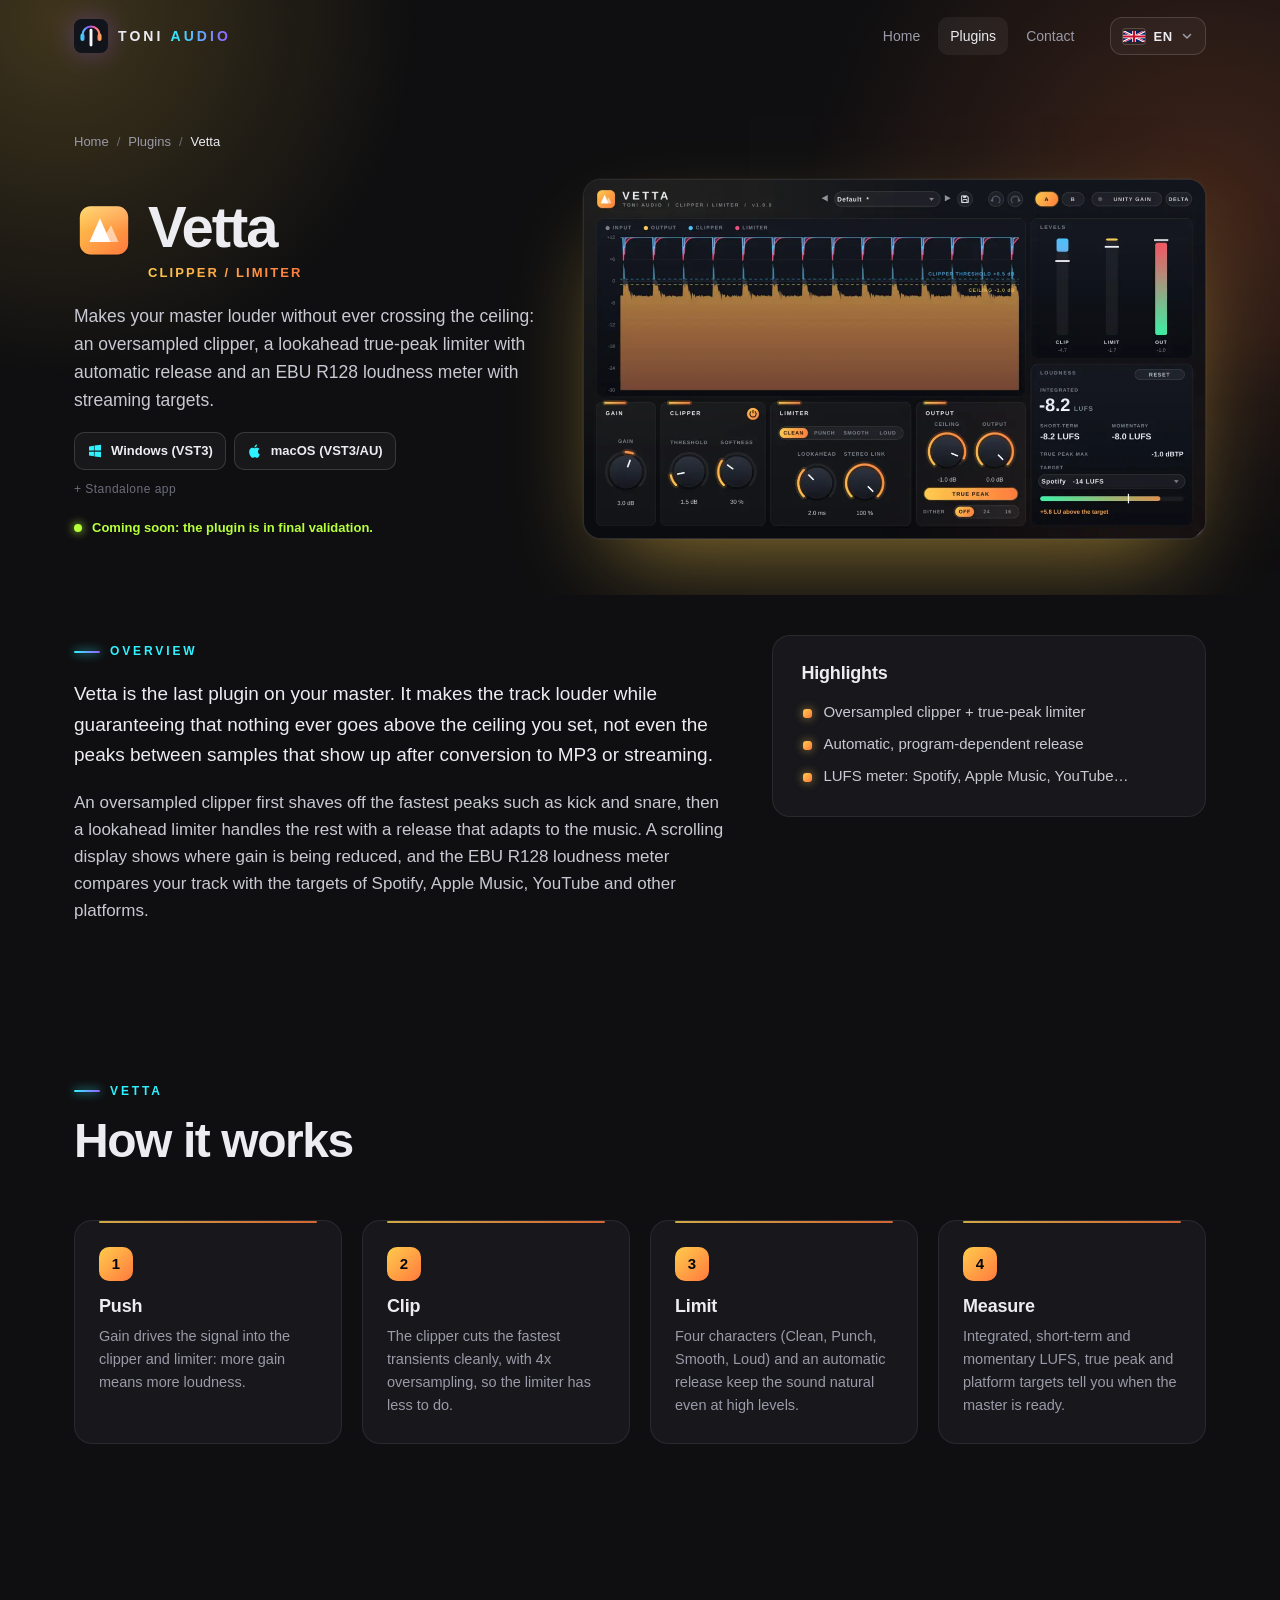
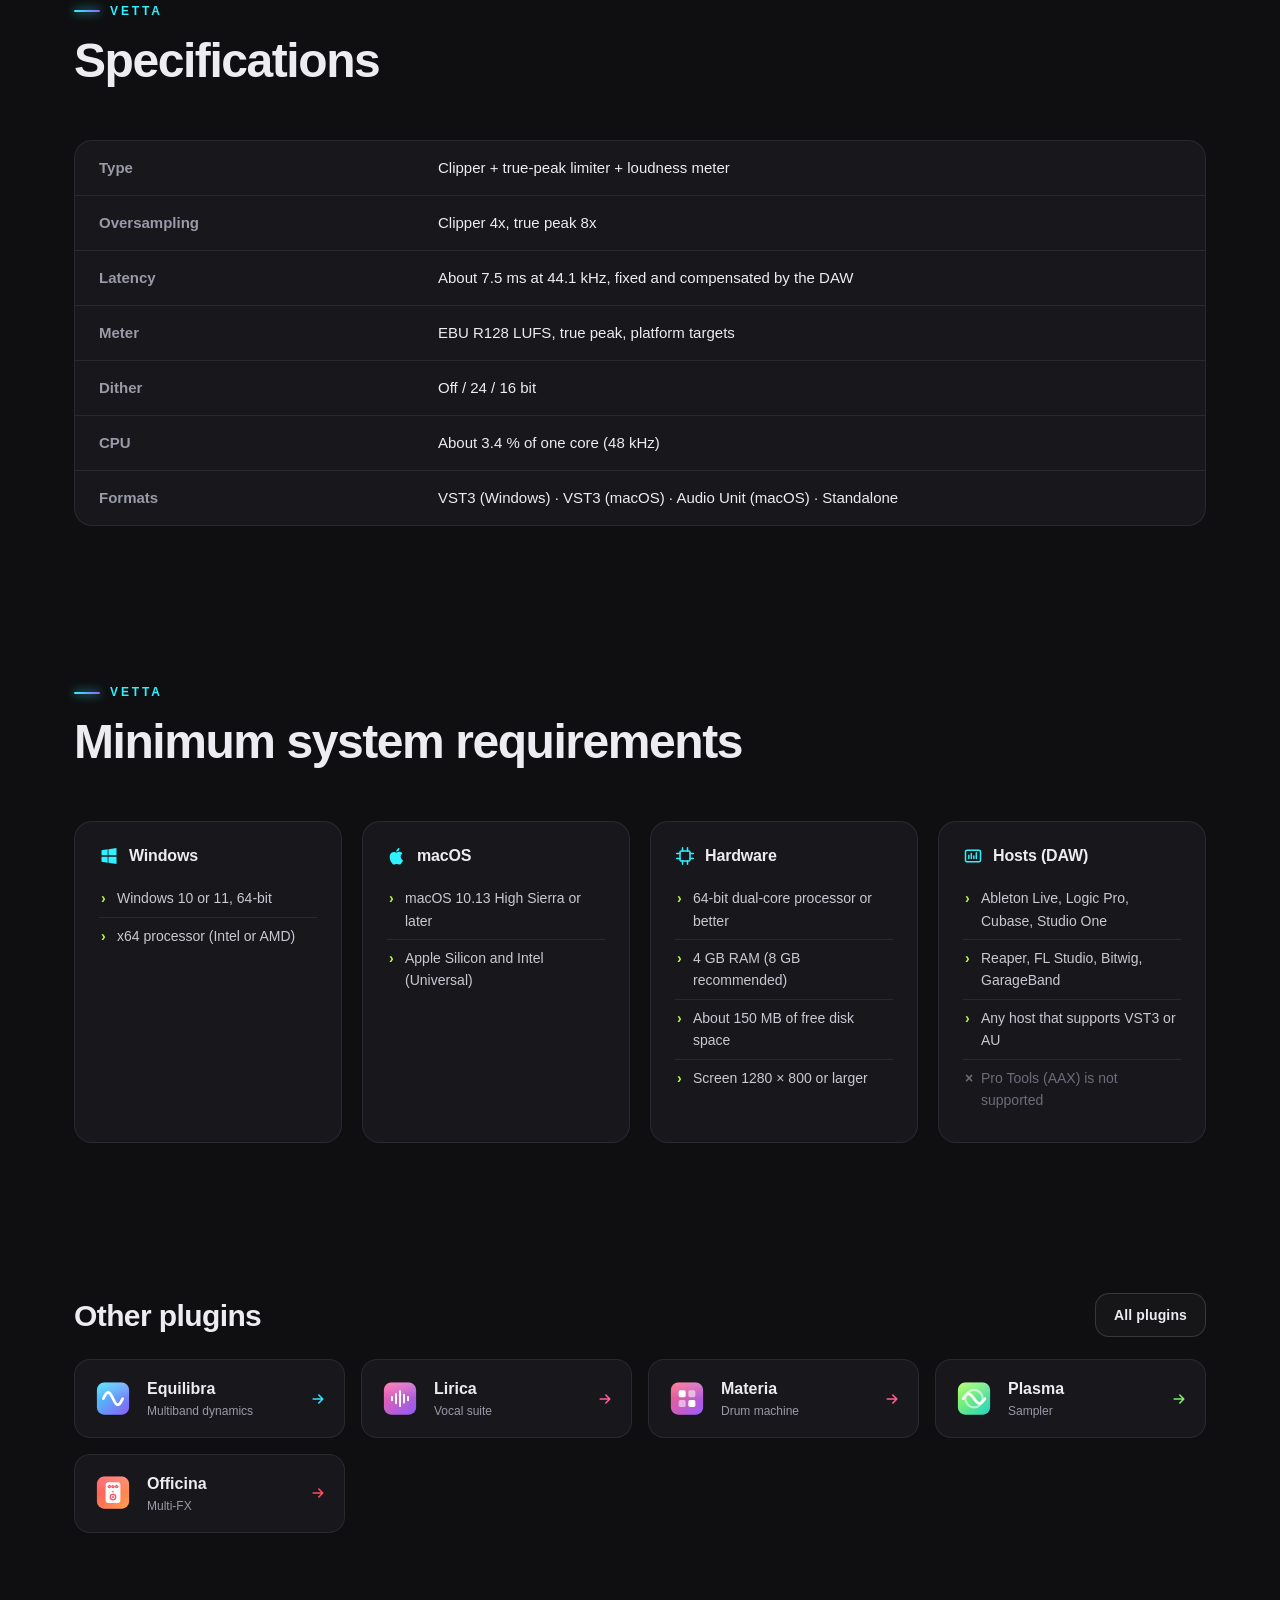
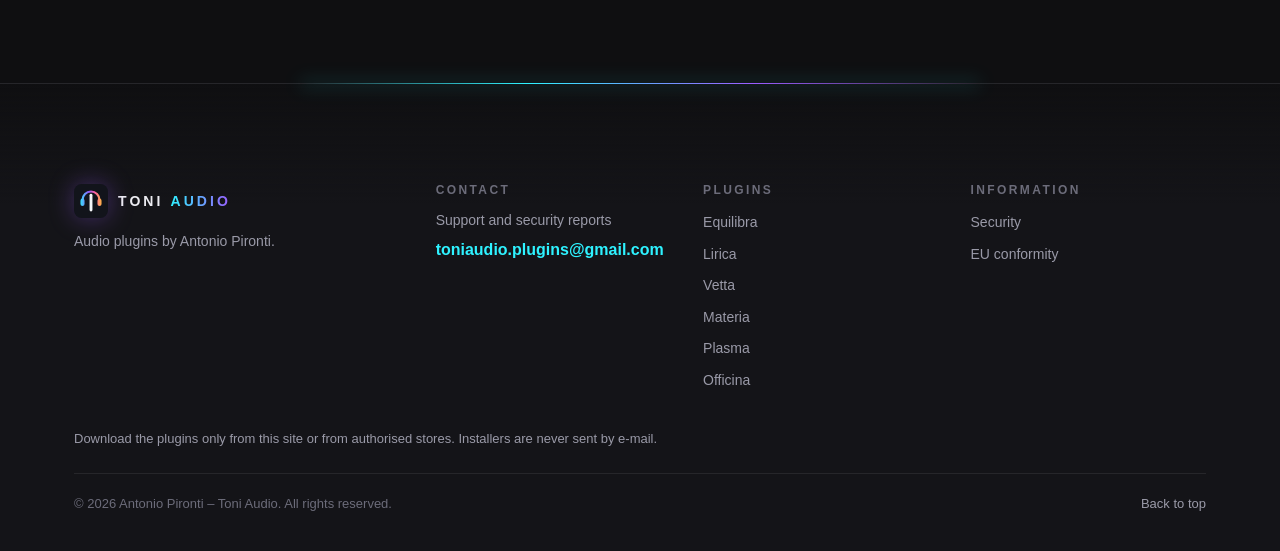
<file: vetta.html>
<!doctype html>
<html lang="en">
<head>
<meta charset="utf-8">
<meta name="viewport" content="width=device-width, initial-scale=1, minimum-scale=1, maximum-scale=1, user-scalable=no, viewport-fit=cover">
<title>Vetta · Toni Audio</title>
<meta name="description" content="Vetta by Toni Audio: VST3, AU and Standalone for Windows and macOS.">
<meta name="theme-color" content="#0f0f11">
<meta name="color-scheme" content="dark">
<meta property="og:title" content="Vetta · Toni Audio">
<meta property="og:description" content="Vetta by Toni Audio: VST3, AU and Standalone for Windows and macOS.">
<meta property="og:image" content="https://toniaudio.github.io/assets/img/vetta.webp">
<meta property="og:url" content="https://toniaudio.github.io/vetta.html">
<link rel="icon" href="assets/img/logo.svg" type="image/svg+xml">
<link rel="apple-touch-icon" href="assets/img/apple-touch-icon.png">
<link rel="stylesheet" href="assets/css/site.css">
<script src="assets/js/i18n.js" defer></script>
<script src="assets/js/plugins.js" defer></script>
<script src="assets/js/details.js" defer></script>
<script src="assets/js/site.js" defer></script>
</head>
<body data-page="detail" data-plugin="vetta">
<a class="skip" href="#main" data-i18n="nav.skip">Skip to content</a>

<!-- ============ Intestazione ============ -->
<header class="site-header">
  <div class="wrap header-row">
    <a class="brand" href="./" aria-label="Toni Audio">
      <img src="assets/img/logo.svg" alt="" width="34" height="34">
      <span>TONI <b>AUDIO</b></span>
    </a>
    <nav class="main-nav" aria-label="Menu">
      <a href="./" data-i18n="nav.home">Home</a>
      <a href="plugins.html" aria-current="page" data-i18n="nav.plugins">Plugins</a>
      <a href="#contact" data-i18n="nav.contact">Contact</a>
    </nav>
    <div class="lang">
      <button id="lang-btn" class="lang-btn" type="button" aria-haspopup="listbox" aria-expanded="false" data-i18n-aria="nav.language" aria-label="Language">
        <span class="flag"></span><span class="lang-code">EN</span>
        <svg class="chev" viewBox="0 0 12 12" aria-hidden="true"><path d="M2.5 4.5 6 8l3.5-3.5" fill="none" stroke="currentColor" stroke-width="1.6" stroke-linecap="round" stroke-linejoin="round"/></svg>
      </button>
      <ul id="lang-menu" class="lang-menu" role="listbox" hidden></ul>
    </div>
  </div>
  <nav class="mobile-nav" aria-label="Menu">
    <a href="./" data-i18n="nav.home">Home</a>
    <a href="plugins.html" aria-current="page" data-i18n="nav.plugins">Plugins</a>
    <a href="#contact" data-i18n="nav.contact">Contact</a>
  </nav>
</header>

<main id="main">
  <!-- la pagina si crea da assets/js/plugins.js e details.js -->
  <div id="detail" class="detail"></div>
  <noscript><div class="wrap noscript-detail"><h1>Vetta</h1><p><a href="plugins.html">Plugins</a></p></div></noscript>
</main>

<!-- ============ Piè di pagina: contatti ============ -->
<footer class="site-footer">
  <div class="wrap">
    <div id="contact" class="foot-grid">
      <div class="foot-brand">
        <a class="brand" href="./" aria-label="Toni Audio"><img src="assets/img/logo.svg" alt="" width="30" height="30"><span>TONI <b>AUDIO</b></span></a>
        <p class="muted" data-i18n="foot.tagline">Audio plugins by Antonio Pironti.</p>
      </div>
      <div>
        <h4 data-i18n="nav.contact">Contact</h4>
        <p class="muted" data-i18n="foot.contact">Support and security reports</p>
        <a class="mail" href="mailto:toniaudio.plugins@gmail.com">toniaudio.plugins@gmail.com</a>
      </div>
      <div>
        <h4><a class="foot-h-link" href="plugins.html" data-i18n="nav.plugins">Plugins</a></h4>
        <ul class="foot-links">
          <li><a href="equilibra.html">Equilibra</a></li>
          <li><a href="lirica.html">Lirica</a></li>
          <li><a href="vetta.html">Vetta</a></li>
          <li><a href="materia.html">Materia</a></li>
          <li><a href="plasma.html">Plasma</a></li>
          <li><a href="officina.html">Officina</a></li>
        </ul>
      </div>
      <div>
        <h4 data-i18n="foot.links">Information</h4>
        <ul class="foot-links">
          <li><a href="security.html" data-i18n="foot.security">Security</a></li>
          <li><a href="conformity.html" data-i18n="foot.conformity">EU conformity</a></li>
        </ul>
      </div>
    </div>
    <p class="foot-note muted" data-i18n="foot.note">Download the plugins only from this site or from authorised stores. Installers are never sent by e-mail.</p>
    <div class="foot-bottom">
      <span>© <span id="year">2026</span> Antonio Pironti – Toni Audio. <span data-i18n="foot.rights">All rights reserved.</span></span>
      <a href="#main" class="to-top" data-i18n="foot.top">Back to top</a>
    </div>
  </div>
</footer>
</body>
</html>
</file>
<file: assets/css/site.css>
/* =====================================================================
   TONI AUDIO - STILE DEL SITO (tema scuro, accenti neon)
   ===================================================================== */
:root {
  --bg: #0f0f11;
  --bg-2: #141418;
  --surface: #17171c;
  --surface-2: #1d1d24;
  --line: rgba(255, 255, 255, .08);
  --line-2: rgba(255, 255, 255, .14);
  --text: #ececf1;
  --muted: #9a9aa8;
  --dim: #6c6c7a;
  --cyan: #2ef2ff;
  --violet: #9b5cff;
  --acid: #b6ff3b;
  --pink: #ff5fa2;
  --radius: 18px;
  --wrap: 1180px;
  --ease: cubic-bezier(.2, .8, .2, 1);
  --font: ui-sans-serif, -apple-system, BlinkMacSystemFont, "Segoe UI", Roboto, "Helvetica Neue", Arial, sans-serif;
  color-scheme: dark;
}

*, *::before, *::after { box-sizing: border-box; }
html { scroll-behavior: smooth; scroll-padding-top: 84px; -webkit-text-size-adjust: 100%; text-size-adjust: 100%;
       overflow-x: hidden; overflow-x: clip; touch-action: pan-x pan-y; }   /* niente zoom con le dita */
body {
  margin: 0; background: var(--bg); color: var(--text);
  font: 16px/1.6 var(--font); -webkit-font-smoothing: antialiased; overflow-x: hidden; overflow-x: clip;
  touch-action: pan-x pan-y; -webkit-tap-highlight-color: transparent;
}
img, svg { display: block; max-width: 100%; }
a { color: inherit; }
ul { margin: 0; padding: 0; list-style: none; }
h1, h2, h3, h4 { margin: 0; line-height: 1.1; letter-spacing: -.01em; }
p { margin: 0; }
h1, h2, h3, p, li, a, span { overflow-wrap: break-word; }
.card, .card-body, .card-head > div, .why, .req-col, .section-head, .hero-inner { min-width: 0; }
.card-text, .card-feats li, .section-sub, .hero-sub, .why p, .req-col li { hyphens: auto; -webkit-hyphens: auto; }
.muted { color: var(--muted); }
.wrap { width: 100%; max-width: var(--wrap); margin: 0 auto; padding: 0 24px; }
:focus-visible { outline: 2px solid var(--cyan); outline-offset: 3px; border-radius: 6px; }
::selection { background: rgba(46, 242, 255, .3); }

.skip { position: absolute; left: -999px; top: 8px; z-index: 100; background: var(--cyan); color: #000; padding: 8px 14px; border-radius: 8px; }
.skip:focus { left: 8px; }

/* ---------- Intestazione ---------- */
.site-header {
  position: fixed; inset: 0 0 auto 0; z-index: 50;
  transition: background .35s var(--ease), border-color .35s var(--ease), backdrop-filter .35s;
  border-bottom: 1px solid transparent;
}
.site-header.scrolled { background: rgba(15, 15, 17, .94); border-bottom-color: var(--line); }
.header-row { display: flex; align-items: center; gap: 24px; height: 72px; }
.brand { display: inline-flex; align-items: center; gap: 10px; text-decoration: none; font-weight: 600; letter-spacing: .22em; font-size: 14px; white-space: nowrap; }
.brand img { width: 34px; height: 34px; filter: drop-shadow(0 0 12px rgba(155, 92, 255, .35)); transition: transform .5s var(--ease); }

.brand b { font-weight: 800; background: linear-gradient(90deg, var(--cyan), var(--violet)); -webkit-background-clip: text; background-clip: text; color: transparent; }
.main-nav { display: flex; gap: 6px; margin-left: auto; }
.main-nav a { text-decoration: none; color: var(--muted); font-size: 14px; padding: 8px 12px; border-radius: 10px; transition: color .2s, background .2s; }
.main-nav a:hover { color: var(--text); background: rgba(255, 255, 255, .05); }

/* Lingua */
.lang { position: relative; }
.lang-btn {
  display: inline-flex; align-items: center; gap: 8px; height: 38px; padding: 0 12px;
  background: rgba(255, 255, 255, .04); color: var(--text); border: 1px solid var(--line-2); border-radius: 12px;
  font: 600 13px var(--font); letter-spacing: .06em; cursor: pointer; transition: border-color .2s, background .2s, box-shadow .2s;
}
.lang-btn:hover, .lang-btn[aria-expanded="true"] { border-color: rgba(46, 242, 255, .55); background: rgba(46, 242, 255, .06); box-shadow: 0 0 0 4px rgba(46, 242, 255, .08); }
.lang-btn .chev { width: 12px; height: 12px; transition: transform .25s var(--ease); color: var(--muted); }
.lang-btn[aria-expanded="true"] .chev { transform: rotate(180deg); }
.flag { display: inline-flex; width: 22px; height: 15px; border-radius: 3px; overflow: hidden; box-shadow: 0 0 0 1px rgba(255, 255, 255, .18); flex: none; }
.flag svg { width: 100%; height: 100%; }
.lang-menu {
  position: absolute; right: 0; top: calc(100% + 8px); min-width: 196px; padding: 6px;
  background: #17171c;
  border: 1px solid var(--line-2); border-radius: 14px; box-shadow: 0 24px 60px -12px rgba(0, 0, 0, .7);
  animation: menu-in .2s var(--ease);
}
.lang-menu[hidden] { display: none; }
@keyframes menu-in { from { opacity: 0; transform: translateY(-6px) scale(.98); } }
.lang-menu li { display: flex; align-items: center; gap: 12px; padding: 10px 12px; border-radius: 10px; cursor: pointer; font-size: 14px; outline: none; }
.lang-menu li:hover, .lang-menu li:focus { background: rgba(255, 255, 255, .06); }
.lang-menu li[aria-selected="true"] { background: linear-gradient(90deg, rgba(46, 242, 255, .14), rgba(155, 92, 255, .1)); }
.lang-menu .lang-name { flex: 1; }
.lang-menu .lang-iso { color: var(--dim); font-size: 11px; letter-spacing: .1em; }

/* ---------- Hero ---------- */
.hero { position: relative; min-height: 100vh; min-height: 100svh; display: flex; align-items: center; padding: 120px 0 80px; overflow: hidden; isolation: isolate; }
.hero-bg { position: absolute; inset: 0; z-index: -1; }
/* luci di sfondo: gradienti gia' sfumati (niente filtro blur, che sul telefono si sgrana) */
.orb { position: absolute; border-radius: 50%; opacity: .5; pointer-events: none; }
.orb-1 { width: 760px; height: 760px; left: -300px; top: -300px; background: radial-gradient(circle closest-side, rgba(46, 242, 255, .42), rgba(46, 242, 255, .12) 55%, transparent); }
.orb-2 { width: 860px; height: 860px; right: -360px; top: -8%; background: radial-gradient(circle closest-side, rgba(155, 92, 255, .48), rgba(155, 92, 255, .14) 55%, transparent); }
.orb-3 { width: 560px; height: 560px; left: 30%; bottom: -320px; background: radial-gradient(circle closest-side, rgba(182, 255, 59, .22), rgba(182, 255, 59, .06) 55%, transparent); }

.grid-floor {
  position: absolute; inset: auto -20% -10% -20%; height: 60%;
  background-image: linear-gradient(rgba(46, 242, 255, .14) 1px, transparent 1px), linear-gradient(90deg, rgba(46, 242, 255, .14) 1px, transparent 1px);
  background-size: 56px 56px; transform: perspective(600px) rotateX(62deg); transform-origin: bottom;
  mask-image: linear-gradient(to top, #000 10%, transparent 85%); -webkit-mask-image: linear-gradient(to top, #000 10%, transparent 85%);
}
.hero-inner { position: relative; }
.kicker { display: inline-flex; align-items: center; gap: 10px; color: var(--cyan); font-size: 12px; font-weight: 700; letter-spacing: .24em; text-transform: uppercase; }
.kicker::before { content: ""; width: 26px; height: 2px; border-radius: 2px; background: linear-gradient(90deg, var(--cyan), var(--violet)); box-shadow: 0 0 10px var(--cyan); }
.hero h1 { margin-top: 22px; font-size: clamp(34px, 8.6vw, 96px); font-weight: 800; letter-spacing: -.035em; line-height: .98; }
.hero h1 .line { display: block; }
.brand-big { display: block; font-size: clamp(13px, 1.4vw, 16px); letter-spacing: .5em; font-weight: 700; color: var(--muted); margin-bottom: 18px; }
.grad {
  background: linear-gradient(90deg, var(--cyan) 0%, var(--violet) 45%, var(--pink) 75%, var(--acid) 100%);
  -webkit-background-clip: text; background-clip: text; color: transparent;
  padding-bottom: .08em;
}
.hero-sub { margin-top: 26px; max-width: 620px; font-size: clamp(17px, 1.6vw, 20px); color: var(--muted); }
.hero-cta { display: flex; flex-wrap: wrap; gap: 14px; margin-top: 36px; }
.btn {
  position: relative; display: inline-flex; align-items: center; gap: 10px; height: 52px; padding: 0 26px;
  border-radius: 14px; font-weight: 700; font-size: 15px; text-decoration: none; letter-spacing: .01em;
  transition: transform .25s var(--ease), box-shadow .25s var(--ease), background .25s, border-color .25s;
}
.btn svg { width: 18px; height: 18px; transition: transform .3s var(--ease); }
.btn-primary { color: #05060a; background: linear-gradient(100deg, var(--cyan), #7fa8ff 55%, var(--violet)); box-shadow: 0 10px 30px -8px rgba(46, 242, 255, .55), inset 0 1px 0 rgba(255, 255, 255, .5); }
.btn-primary:hover { transform: translateY(-2px); box-shadow: 0 16px 44px -8px rgba(46, 242, 255, .75), 0 0 0 4px rgba(46, 242, 255, .12); }

.btn-ghost { color: var(--text); border: 1px solid var(--line-2); background: rgba(255, 255, 255, .03); }
.btn-ghost:hover { transform: translateY(-2px); border-color: rgba(182, 255, 59, .55); color: var(--acid); }
.chips { display: flex; flex-wrap: wrap; gap: 10px; margin-top: 34px; }
.chips li { font-size: 13px; color: var(--muted); padding: 7px 14px; border-radius: 999px; border: 1px solid var(--line); background: rgba(255, 255, 255, .025); }
.chips li::before { content: ""; display: inline-block; width: 6px; height: 6px; border-radius: 50%; background: var(--acid); box-shadow: 0 0 8px var(--acid); margin-right: 8px; vertical-align: 2px; }

/* barre "audio" animate */
.wave { position: absolute; z-index: -1; right: 24px; bottom: -40px; display: flex; align-items: flex-end; gap: 6px; height: 120px; opacity: .55; pointer-events: none; }
.wave span { width: 6px; height: 30%; border-radius: 3px; background: linear-gradient(to top, var(--violet), var(--cyan)); }
.wave span:nth-child(3n) { height: 70%; } .wave span:nth-child(4n) { height: 100%; background: linear-gradient(to top, var(--cyan), var(--acid)); }
.wave span:nth-child(5n) { height: 50%; } .wave span:nth-child(7n) { height: 85%; } .wave span:nth-child(11n) { height: 18%; }


/* ---------- Sezioni ---------- */
.section { padding: 110px 0; position: relative; }
.section-tight { padding-top: 40px; }
.section-head { max-width: 720px; margin-bottom: 52px; }
.section-head h2 { margin-top: 14px; font-size: clamp(30px, 4vw, 48px); font-weight: 800; letter-spacing: -.03em; }
.section-sub { margin-top: 14px; color: var(--muted); font-size: 17px; }

/* ---------- Schede dei plugin ---------- */
.plugin-grid { display: grid; grid-template-columns: repeat(auto-fill, minmax(320px, 1fr)); gap: 28px; }
.card {
  --a1: var(--cyan); --a2: var(--violet); --mx: 50%; --my: 0%;
  position: relative; display: flex; flex-direction: column; border-radius: var(--radius); isolation: isolate;
  background: linear-gradient(180deg, var(--surface-2), var(--surface)); border: 1px solid var(--line);
  transition: transform .25s var(--ease), box-shadow .25s var(--ease), border-color .25s var(--ease);
}
/* bordo luminoso con i colori del plugin */
.card::before {
  content: ""; position: absolute; inset: -1px; border-radius: inherit; padding: 1px; z-index: -1;
  background: linear-gradient(140deg, var(--a1), transparent 40%, transparent 60%, var(--a2));
  -webkit-mask: linear-gradient(#000 0 0) content-box, linear-gradient(#000 0 0); -webkit-mask-composite: xor;
  mask: linear-gradient(#000 0 0) content-box, linear-gradient(#000 0 0); mask-composite: exclude;
  opacity: .25; transition: opacity .45s var(--ease);
}
.card:hover { transform: translateY(-3px); border-color: transparent; box-shadow: 0 30px 70px -24px color-mix(in srgb, var(--a1) 45%, transparent), 0 0 0 1px rgba(255, 255, 255, .04); }
.card:hover::before { opacity: 1; }


.card-media { position: relative; aspect-ratio: 16 / 10; margin: 10px 10px 0; border-radius: 12px; overflow: hidden; background: #0b0b0e; }
.card-media > img { width: 100%; height: 100%; object-fit: cover; object-position: top center; }

.card-media::after { content: ""; position: absolute; inset: 0; background: linear-gradient(to top, rgba(15, 15, 17, .55), transparent 45%); pointer-events: none; }

/* segnaposto quando manca l'immagine */
.ph { position: absolute; inset: 0; display: grid; place-items: center; align-content: center; gap: 14px;
  background: radial-gradient(120% 90% at 20% 10%, color-mix(in srgb, var(--a1) 28%, transparent), transparent 55%),
              radial-gradient(100% 80% at 90% 100%, color-mix(in srgb, var(--a2) 30%, transparent), transparent 60%), #0d0d11; }
.ph-grid { position: absolute; inset: 0; opacity: .35;
  background-image: linear-gradient(rgba(255, 255, 255, .07) 1px, transparent 1px), linear-gradient(90deg, rgba(255, 255, 255, .07) 1px, transparent 1px);
  background-size: 28px 28px; mask-image: radial-gradient(circle at center, #000, transparent 75%); -webkit-mask-image: radial-gradient(circle at center, #000, transparent 75%); }
.ph-icon { position: relative; width: 84px; height: 84px; filter: drop-shadow(0 12px 30px color-mix(in srgb, var(--a1) 45%, transparent)); }
.ph-letter { position: relative; font-size: 64px; font-weight: 800; background: linear-gradient(135deg, var(--a1), var(--a2)); -webkit-background-clip: text; background-clip: text; color: transparent; }
.ph-text { position: relative; font-size: 12px; letter-spacing: .2em; text-transform: uppercase; color: var(--muted); }


/* stato: In arrivo */
.status {
  position: absolute; top: 12px; right: 12px; z-index: 2; display: inline-flex; align-items: center; gap: 8px;
  padding: 6px 12px; border-radius: 999px; font-size: 11px; font-weight: 800; letter-spacing: .14em; text-transform: uppercase;
  color: var(--acid); background: rgba(10, 12, 6, .72); border: 1px solid rgba(182, 255, 59, .45);
  box-shadow: 0 0 20px -4px rgba(182, 255, 59, .45);
}
.status i { width: 7px; height: 7px; border-radius: 50%; background: currentColor; box-shadow: 0 0 10px currentColor; }
.status-beta { color: var(--cyan); border-color: rgba(46, 242, 255, .45); box-shadow: 0 0 20px -4px rgba(46, 242, 255, .45); }
.status-available { color: #0b0b0e; background: var(--acid); }
.status-available i { background: #0b0b0e; box-shadow: none; }


.card-body { display: flex; flex-direction: column; gap: 16px; padding: 22px 24px 26px; flex: 1; position: relative; z-index: 2; }
.card-head { display: flex; align-items: center; gap: 14px; }
.card-icon { width: 44px; height: 44px; border-radius: 11px; flex: none; }

.card h3 { font-size: 26px; font-weight: 800; letter-spacing: -.02em; }
.card-tag { margin-top: 4px; font-size: 12px; font-weight: 700; letter-spacing: .16em; text-transform: uppercase;
  background: linear-gradient(90deg, var(--a1), var(--a2)); -webkit-background-clip: text; background-clip: text; color: transparent; }
.card-text { color: var(--muted); font-size: 15px; }
.card-feats { display: grid; gap: 8px; }
.card-feats li { position: relative; padding-left: 22px; font-size: 14px; color: #c9c9d3; }
.card-feats li::before { content: ""; position: absolute; left: 2px; top: .62em; width: 9px; height: 9px; border-radius: 3px;
  background: linear-gradient(135deg, var(--a1), var(--a2)); box-shadow: 0 0 10px color-mix(in srgb, var(--a1) 60%, transparent); }
.card-badges { display: flex; flex-wrap: wrap; gap: 8px; margin-top: auto; padding-top: 6px; }
.compat {
  display: inline-flex; align-items: center; gap: 8px; padding: 8px 12px; border-radius: 10px; font-size: 13px; font-weight: 600;
  background: rgba(255, 255, 255, .04); border: 1px solid var(--line-2); color: var(--text); transition: border-color .25s, background .25s;
}
.compat svg { width: 16px; height: 16px; color: var(--cyan); }
.card:hover .compat { border-color: color-mix(in srgb, var(--a1) 40%, transparent); background: color-mix(in srgb, var(--a1) 7%, transparent); }
.card-standalone { font-size: 12px; color: var(--dim); letter-spacing: .04em; margin-top: -6px; }

/* ---------- Punti di forza ---------- */
.why-grid { display: grid; grid-template-columns: repeat(4, 1fr); gap: 20px; }
.why { padding: 26px 24px; border-radius: var(--radius); background: rgba(255, 255, 255, .02); border: 1px solid var(--line); transition: transform .35s var(--ease), border-color .35s, background .35s; }
.why:hover { transform: translateY(-2px); border-color: rgba(155, 92, 255, .45); background: rgba(155, 92, 255, .05); }
.why svg { width: 34px; height: 34px; fill: none; stroke: var(--cyan); stroke-width: 1.7; stroke-linecap: round; stroke-linejoin: round; filter: drop-shadow(0 0 8px rgba(46, 242, 255, .45)); margin-bottom: 18px; }
.why:nth-child(2) svg { stroke: var(--violet); filter: drop-shadow(0 0 8px rgba(155, 92, 255, .5)); }
.why:nth-child(3) svg { stroke: var(--acid); filter: drop-shadow(0 0 8px rgba(182, 255, 59, .45)); }
.why:nth-child(4) svg { stroke: var(--pink); filter: drop-shadow(0 0 8px rgba(255, 95, 162, .45)); }
.why h3 { font-size: 18px; font-weight: 700; }
.why p { margin-top: 8px; color: var(--muted); font-size: 14.5px; }

/* ---------- Piè di pagina ---------- */
.site-footer { position: relative; margin-top: 40px; padding: 100px 0 36px; background: linear-gradient(180deg, transparent, var(--bg-2) 120px); border-top: 1px solid var(--line); }
.site-footer::before { content: ""; position: absolute; top: -1px; left: 50%; width: min(680px, 80%); height: 1px; transform: translateX(-50%);
  background: linear-gradient(90deg, transparent, var(--cyan), var(--violet), transparent); box-shadow: 0 0 18px var(--cyan); }
.req-grid { display: grid; grid-template-columns: repeat(4, 1fr); gap: 20px; }
.req-col { padding: 24px; border-radius: var(--radius); background: var(--surface); border: 1px solid var(--line); transition: border-color .3s, transform .3s var(--ease); }
.req-col:hover { border-color: rgba(46, 242, 255, .35); transform: translateY(-2px); }
.req-col h3 { display: flex; align-items: center; gap: 10px; font-size: 16px; font-weight: 700; margin-bottom: 14px; }
.req-col h3 svg { width: 20px; height: 20px; color: var(--cyan); flex: none; }
.req-col li { position: relative; padding: 7px 0 7px 18px; font-size: 14px; color: #c9c9d3; border-top: 1px solid var(--line); }
.req-col li:first-child { border-top: 0; }
.req-col li::before { content: "›"; position: absolute; left: 2px; color: var(--acid); font-weight: 700; }
.req-col li.muted { color: var(--dim); }
.req-col li.muted::before { content: "×"; color: var(--dim); }

.foot-grid { display: grid; grid-template-columns: 1.4fr 1fr 1fr; gap: 32px; margin-top: 80px; padding-top: 40px; border-top: 1px solid var(--line); }
.foot-grid h4 { font-size: 12px; letter-spacing: .2em; text-transform: uppercase; color: var(--dim); margin-bottom: 12px; }
.foot-brand .brand { margin-bottom: 12px; }
.foot-brand p, .foot-grid p { font-size: 14px; }
.mail { display: inline-block; margin-top: 6px; color: var(--cyan); text-decoration: none; font-weight: 600; word-break: break-all; border-bottom: 1px solid transparent; transition: border-color .2s; }
.mail:hover { border-bottom-color: var(--cyan); }
.foot-links li + li { margin-top: 6px; }
.foot-links a { color: var(--muted); text-decoration: none; font-size: 14px; transition: color .2s; }
.foot-links a:hover { color: var(--acid); }
.foot-note { margin-top: 36px; font-size: 13px; max-width: 760px; }
.foot-bottom { display: flex; justify-content: space-between; gap: 16px; flex-wrap: wrap; margin-top: 24px; padding-top: 20px; border-top: 1px solid var(--line); font-size: 13px; color: var(--dim); }
.to-top { color: var(--muted); text-decoration: none; }
.to-top:hover { color: var(--cyan); }



/* ---------- Menu sul telefono (sotto il logo) ---------- */
.mobile-nav { display: none; }
.main-nav a[aria-current="page"], .mobile-nav a[aria-current="page"] { color: var(--text); background: rgba(255, 255, 255, .06); }

/* ---------- Home: il marchio ---------- */
.about { display: grid; grid-template-columns: minmax(0, 1fr) minmax(0, 1.25fr); gap: 56px; align-items: start; }
.about .section-head { margin-bottom: 0; }
.about-text { display: grid; gap: 18px; font-size: 17.5px; color: #c9c9d3; hyphens: auto; -webkit-hyphens: auto; }
.about-text p:first-child { font-size: 20px; color: var(--text); }
.band {
  display: flex; align-items: center; justify-content: space-between; gap: 32px; padding: 44px 48px; border-radius: 24px;
  background: radial-gradient(120% 140% at 0% 0%, rgba(46, 242, 255, .16), transparent 55%),
              radial-gradient(120% 140% at 100% 100%, rgba(155, 92, 255, .2), transparent 55%), var(--surface);
  border: 1px solid var(--line-2);
}
.band h2 { font-size: clamp(24px, 3vw, 34px); font-weight: 800; letter-spacing: -.02em; }
.band p { margin-top: 10px; color: var(--muted); max-width: 560px; }
.band .btn { flex: none; }

/* ---------- Testata delle pagine interne ---------- */
.page-hero { position: relative; padding: 132px 0 40px; overflow: hidden; isolation: isolate; }
.page-hero h1 { margin-top: 16px; font-size: clamp(36px, 6vw, 64px); font-weight: 800; letter-spacing: -.035em; }
.page-hero .hero-bg { mask-image: linear-gradient(#000 55%, transparent); -webkit-mask-image: linear-gradient(#000 55%, transparent); }
.page-hero .orb-1 { opacity: .35; }
.page-hero .orb-2 { opacity: .35; top: -50%; }
.crumbs { display: flex; flex-wrap: wrap; align-items: center; gap: 8px; margin-bottom: 26px; font-size: 13px; color: var(--dim); }
.crumbs a { color: var(--muted); text-decoration: none; }
.crumbs a:hover { color: var(--cyan); }
.crumbs [aria-current] { color: var(--text); }

/* ---------- Pagina "Plugin": riquadro con le anteprime ---------- */
.catalog { padding: 32px; border-radius: 26px; background: linear-gradient(180deg, rgba(255, 255, 255, .03), rgba(255, 255, 255, .01)); border: 1px solid var(--line-2); }
.catalog-head { display: flex; align-items: baseline; justify-content: space-between; gap: 16px; flex-wrap: wrap; margin-bottom: 26px; padding-bottom: 20px; border-bottom: 1px solid var(--line); }
.catalog-head h2 { font-size: 22px; font-weight: 800; }
.catalog-head p { font-size: 14px; letter-spacing: .04em; }
.catalog .plugin-grid { grid-template-columns: repeat(auto-fill, minmax(300px, 1fr)); gap: 24px; }
.card-link { text-decoration: none; color: inherit; }
.card-link .card-text { flex: 1; }
.card-more { display: inline-flex; align-items: center; gap: 8px; margin-top: 4px; font-size: 14px; font-weight: 700; color: var(--a1); }
.card-more svg { width: 16px; height: 16px; transition: transform .3s var(--ease); }
.card-link:hover .card-more svg { transform: translateX(4px); }
.noscript-list { display: grid; gap: 8px; } .noscript-list a { color: var(--cyan); }
.noscript-detail { padding: 140px 24px 40px; }

/* ---------- Pagina di un plugin ---------- */
.detail-page { --a1: var(--cyan); --a2: var(--violet); }
.detail-hero { padding-bottom: 56px; }
.orb-a1 { width: 720px; height: 720px; left: -300px; top: -340px; opacity: .45; background: radial-gradient(circle closest-side, color-mix(in srgb, var(--a1) 45%, transparent), transparent); }
.orb-a2 { width: 820px; height: 820px; right: -340px; top: -200px; opacity: .45; background: radial-gradient(circle closest-side, color-mix(in srgb, var(--a2) 45%, transparent), transparent); }
.detail-top { display: grid; grid-template-columns: minmax(0, 1fr) minmax(0, 1.35fr); gap: 48px; align-items: center; }
.detail-intro { display: flex; flex-direction: column; gap: 18px; min-width: 0; }
.detail-intro .card-head h1 { font-size: clamp(38px, 5vw, 58px); font-weight: 800; letter-spacing: -.035em; }
.detail-intro .card-icon { width: 60px; height: 60px; border-radius: 15px; }
.detail-intro .card-tag { font-size: 13px; }
.detail-lead { font-size: 17.5px; color: #c9c9d3; hyphens: auto; -webkit-hyphens: auto; }
.detail-intro .card-badges { margin-top: 0; padding-top: 0; }
.detail-intro .card-standalone { margin-top: -8px; }
.detail-soon { display: inline-flex; align-items: center; gap: 10px; font-size: 13px; font-weight: 600; color: var(--acid); }
.detail-soon i { width: 8px; height: 8px; border-radius: 50%; background: currentColor; box-shadow: 0 0 10px currentColor; flex: none; }
.detail-shot { position: relative; margin: 0; border-radius: 18px; overflow: hidden; background: #0b0b0e; border: 1px solid var(--line-2);
  box-shadow: 0 40px 90px -30px color-mix(in srgb, var(--a1) 55%, transparent), 0 0 0 1px rgba(255, 255, 255, .03); }
.detail-shot > img { width: 100%; height: auto; }
.detail-shot .ph { position: relative; aspect-ratio: 16 / 10; }

.overview { display: grid; grid-template-columns: minmax(0, 1.5fr) minmax(0, 1fr); gap: 48px; align-items: start; }
.prose { display: grid; gap: 18px; margin-top: 18px; font-size: 17px; color: #c9c9d3; hyphens: auto; -webkit-hyphens: auto; }
.prose p:first-child { color: var(--text); font-size: 19px; }
.highlights { padding: 28px; border-radius: var(--radius); background: var(--surface); border: 1px solid var(--line); }
.highlights h2 { font-size: 18px; font-weight: 700; margin-bottom: 16px; }
.highlights .card-feats li { font-size: 15px; }

.steps { counter-reset: none; display: grid; grid-template-columns: repeat(4, minmax(0, 1fr)); gap: 20px; margin: 0; padding: 0; list-style: none; }
.step { position: relative; padding: 26px 24px; border-radius: var(--radius); background: var(--surface); border: 1px solid var(--line); min-width: 0; }
.step::after { content: ""; position: absolute; left: 24px; right: 24px; top: 0; height: 2px; border-radius: 2px; background: linear-gradient(90deg, var(--a1), var(--a2)); opacity: .8; }
.step-n { display: inline-grid; place-items: center; width: 34px; height: 34px; border-radius: 10px; font-weight: 800; font-size: 15px; color: #05060a;
  background: linear-gradient(135deg, var(--a1), var(--a2)); margin-bottom: 16px; }
.step h3 { font-size: 18px; font-weight: 700; }
.step p { margin-top: 8px; color: var(--muted); font-size: 14.5px; hyphens: auto; -webkit-hyphens: auto; }

.spec-wrap { border-radius: var(--radius); border: 1px solid var(--line); background: var(--surface); overflow: hidden; }
.spec-table { width: 100%; border-collapse: collapse; font-size: 15px; }
.spec-table th, .spec-table td { text-align: left; vertical-align: top; padding: 15px 24px; border-top: 1px solid var(--line); }
.spec-table tr:first-child th, .spec-table tr:first-child td { border-top: 0; }
.spec-table th { width: 30%; color: var(--muted); font-weight: 600; }
.spec-table td { color: var(--text); overflow-wrap: anywhere; }

.others-head { display: flex; align-items: center; justify-content: space-between; gap: 16px; flex-wrap: wrap; margin-bottom: 22px; }
.others-head h2 { font-size: clamp(22px, 2.6vw, 30px); font-weight: 800; letter-spacing: -.02em; }
.others-head .btn { height: 44px; padding: 0 18px; font-size: 14px; }
.others { display: grid; grid-template-columns: repeat(4, minmax(0, 1fr)); gap: 16px; }
.mini { display: flex; align-items: center; gap: 14px; padding: 16px 18px; border-radius: 16px; text-decoration: none; color: inherit; min-width: 0;
  background: var(--surface); border: 1px solid var(--line); transition: border-color .25s, transform .25s var(--ease); }
.mini img { width: 40px; height: 40px; border-radius: 10px; flex: none; }
.mini span { display: flex; flex-direction: column; min-width: 0; flex: 1; }
.mini b { font-size: 16px; }
.mini small { font-size: 12px; color: var(--muted); }
.mini svg { width: 16px; height: 16px; color: var(--a1); flex: none; transition: transform .3s var(--ease); }
.mini:hover { border-color: color-mix(in srgb, var(--a1) 55%, transparent); transform: translateY(-2px); }
.mini:hover svg { transform: translateX(3px); }
.foot-h-link { color: inherit; text-decoration: none; }
.foot-h-link:hover { color: var(--acid); }
.site-footer .foot-grid { grid-template-columns: 1.4fr 1fr 1fr 1fr; margin-top: 0; padding-top: 0; border-top: 0; }

/* ---------- Schermi piu' piccoli ---------- */
@media (max-width: 1024px) {
  .why-grid, .req-grid, .steps, .others { grid-template-columns: repeat(2, minmax(0, 1fr)); }
  .detail-top, .overview, .about { grid-template-columns: minmax(0, 1fr); gap: 32px; }
  .site-footer .foot-grid { grid-template-columns: repeat(2, minmax(0, 1fr)); }
}
@media (max-width: 760px) {
  .wrap { padding: 0 16px; }
  .main-nav { display: none; }
  .lang { margin-left: auto; }
  .header-row { height: 64px; }
  .hero { padding: 140px 0 72px; min-height: auto; }
  .hero-cta .btn { flex: 1 1 auto; justify-content: center; }
  .wave { right: 16px; bottom: -64px; height: 56px; gap: 4px; opacity: .35; }
  .wave span { width: 4px; }
  .wave span:nth-child(n+21) { display: none; }
  .section { padding: 80px 0; }
  .section-tight { padding-top: 20px; }
  .section-head { margin-bottom: 36px; }
  .plugin-grid { grid-template-columns: 1fr; gap: 22px; }
  .why-grid, .req-grid { grid-template-columns: 1fr; gap: 14px; }
  .foot-grid, .site-footer .foot-grid { grid-template-columns: 1fr; gap: 26px; }
  .mobile-nav { display: flex; gap: 4px; padding: 0 12px 10px; overflow-x: auto; }
  .mobile-nav a { flex: 1; text-align: center; text-decoration: none; color: var(--muted); font-size: 14px; padding: 8px 10px; border-radius: 10px; border: 1px solid var(--line); white-space: nowrap; }
  .site-header { background: rgba(15, 15, 17, .94); border-bottom-color: var(--line); }
  html { scroll-padding-top: 124px; }
  .page-hero { padding: 140px 0 28px; }
  .crumbs { margin-bottom: 18px; }
  .catalog { padding: 16px; border-radius: 20px; }
  .catalog .plugin-grid { grid-template-columns: 1fr; gap: 18px; }
  .steps, .others { grid-template-columns: 1fr; gap: 14px; }
  .band { flex-direction: column; align-items: stretch; padding: 28px 22px; gap: 22px; }
  .band .btn { justify-content: center; }
  .spec-table th, .spec-table td { display: block; width: auto; padding: 4px 18px; border-top: 0; }
  .spec-table th { padding-top: 14px; font-size: 13px; }
  .spec-table td { padding-bottom: 14px; border-bottom: 1px solid var(--line); }
  .spec-table tr:last-child td { border-bottom: 0; }
  .highlights { padding: 22px; }
  .about-text { font-size: 16.5px; } .about-text p:first-child { font-size: 18px; }
  .site-footer { padding-top: 72px; }
  .grid-floor { display: none; }
  .orb-1 { width: 520px; height: 520px; left: -260px; top: -220px; }
  .orb-2 { width: 560px; height: 560px; right: -300px; top: 4%; }
  .orb-3 { display: none; }
}
@media (max-width: 380px) {
  .brand span { letter-spacing: .14em; font-size: 13px; }
  .card-body { padding: 18px 18px 22px; }
}

/* ---------- Schermi touch: nessun effetto al tocco mentre scorri ---------- */
@media (hover: none), (pointer: coarse) {
  .card:hover, .why:hover, .req-col:hover, .btn:hover, .mini:hover { transform: none; }
  .card:hover { box-shadow: none; border-color: var(--line); }
  .card:hover::before { opacity: .25; }
  .card:hover .compat { border-color: var(--line-2); background: rgba(255, 255, 255, .04); }
}

/* ---------- Meno movimento, se richiesto dal sistema ---------- */
@media (prefers-reduced-motion: reduce) {
  html { scroll-behavior: auto; }
  *, *::before, *::after { animation: none !important; transition-duration: .01ms !important; }
}
</file>
<file: style.css>
/* pagine Sicurezza e Conformità: stessi colori del sito */
:root { --bg:#0f0f11; --fg:#ececf1; --muted:#9a9aa8; --accent:#2ef2ff; --line:rgba(255,255,255,.1); --card:#17171c; color-scheme:dark; }
* { box-sizing: border-box; }
body { margin:0; background:var(--bg); color:var(--fg); font:16px/1.6 -apple-system, "Segoe UI", Roboto, sans-serif; }
main { max-width:760px; margin:0 auto; padding:32px 16px 64px; }
header a, a { color:var(--accent); }
nav { display:flex; gap:16px; flex-wrap:wrap; margin-bottom:32px; font-size:15px; }
nav a { text-decoration:none; }
h1 { font-size:30px; margin:0 0 4px; } h2 { font-size:21px; margin-top:36px; } h3 { font-size:17px; margin-top:24px; }
.muted { color:var(--muted); }
table { width:100%; border-collapse:collapse; font-size:15px; margin:12px 0; }
th, td { text-align:left; padding:8px 6px; border-bottom:1px solid var(--line); vertical-align:top; }
.card { background:var(--card); border:1px solid var(--line); border-radius:10px; padding:16px 18px; margin:14px 0; }
footer { margin-top:48px; font-size:14px; color:var(--muted); border-top:1px solid var(--line); padding-top:16px; }
code { font-size:14px; }
</file>
